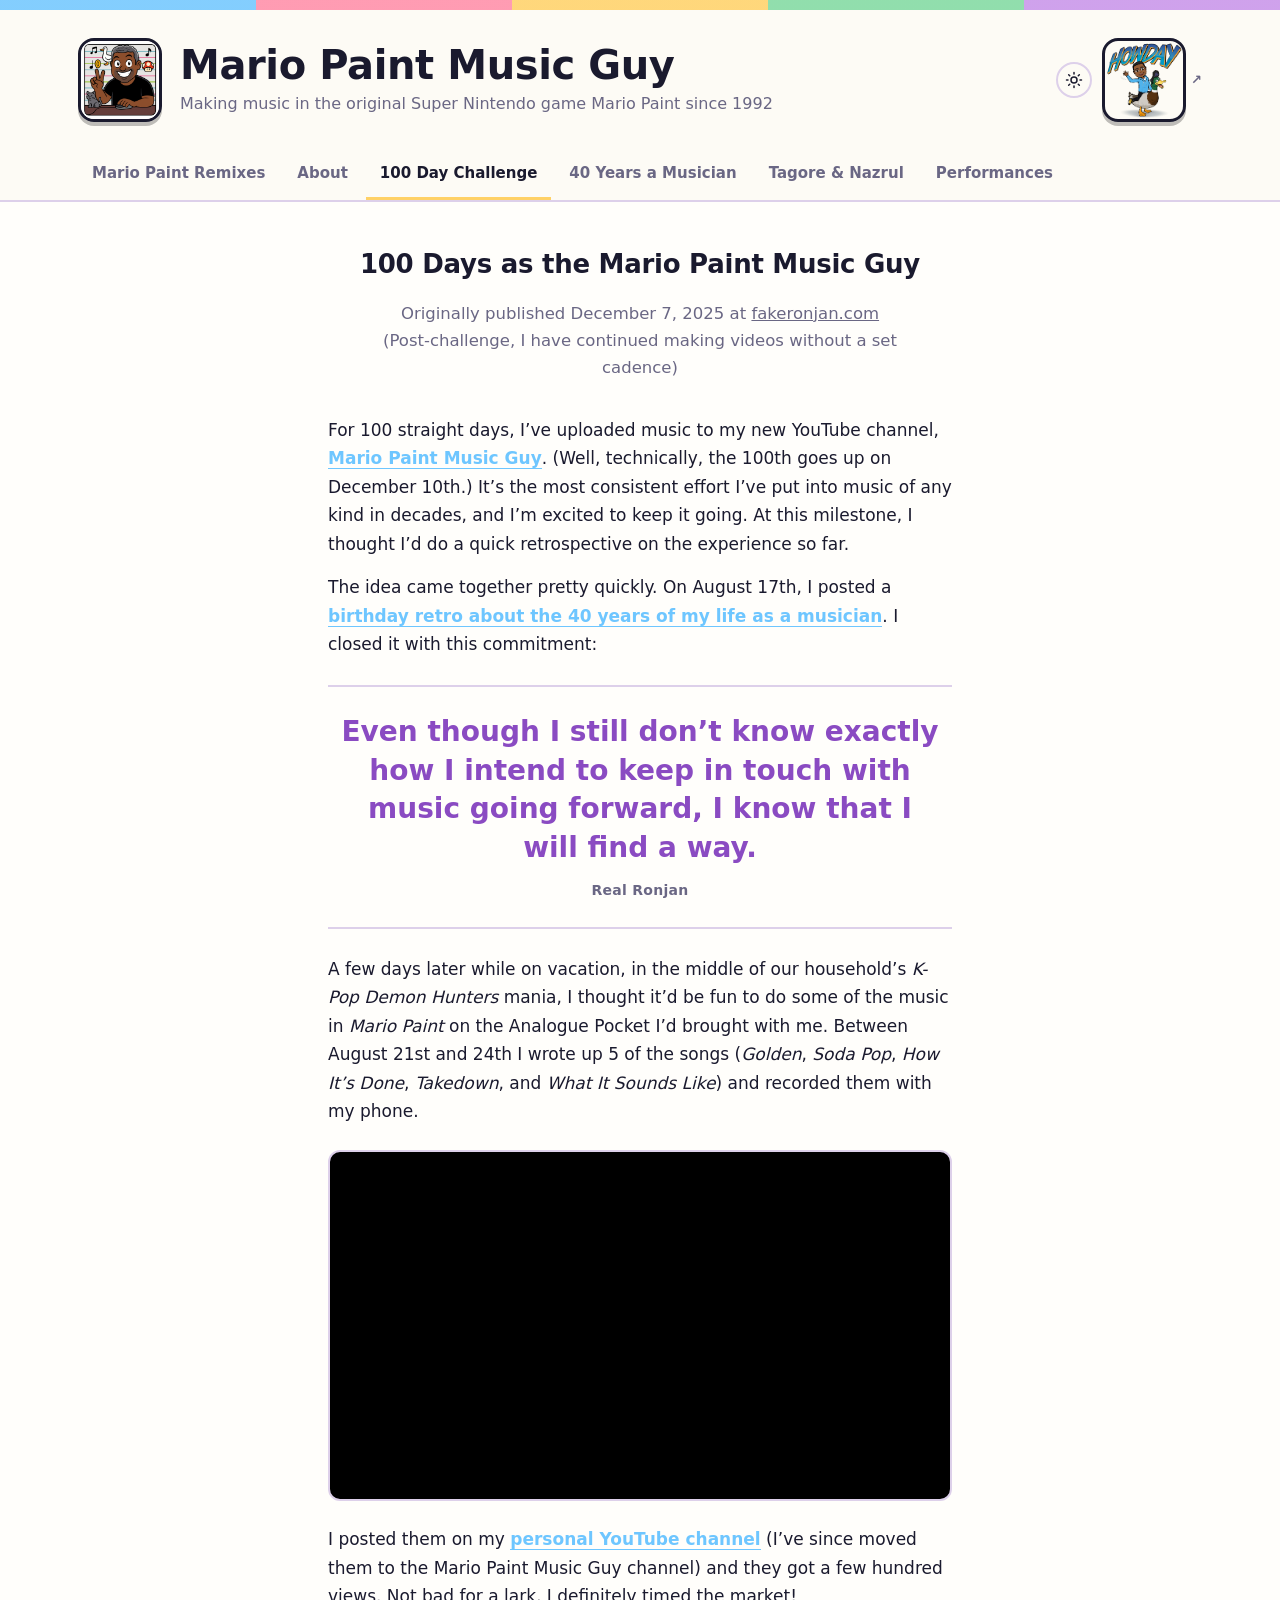
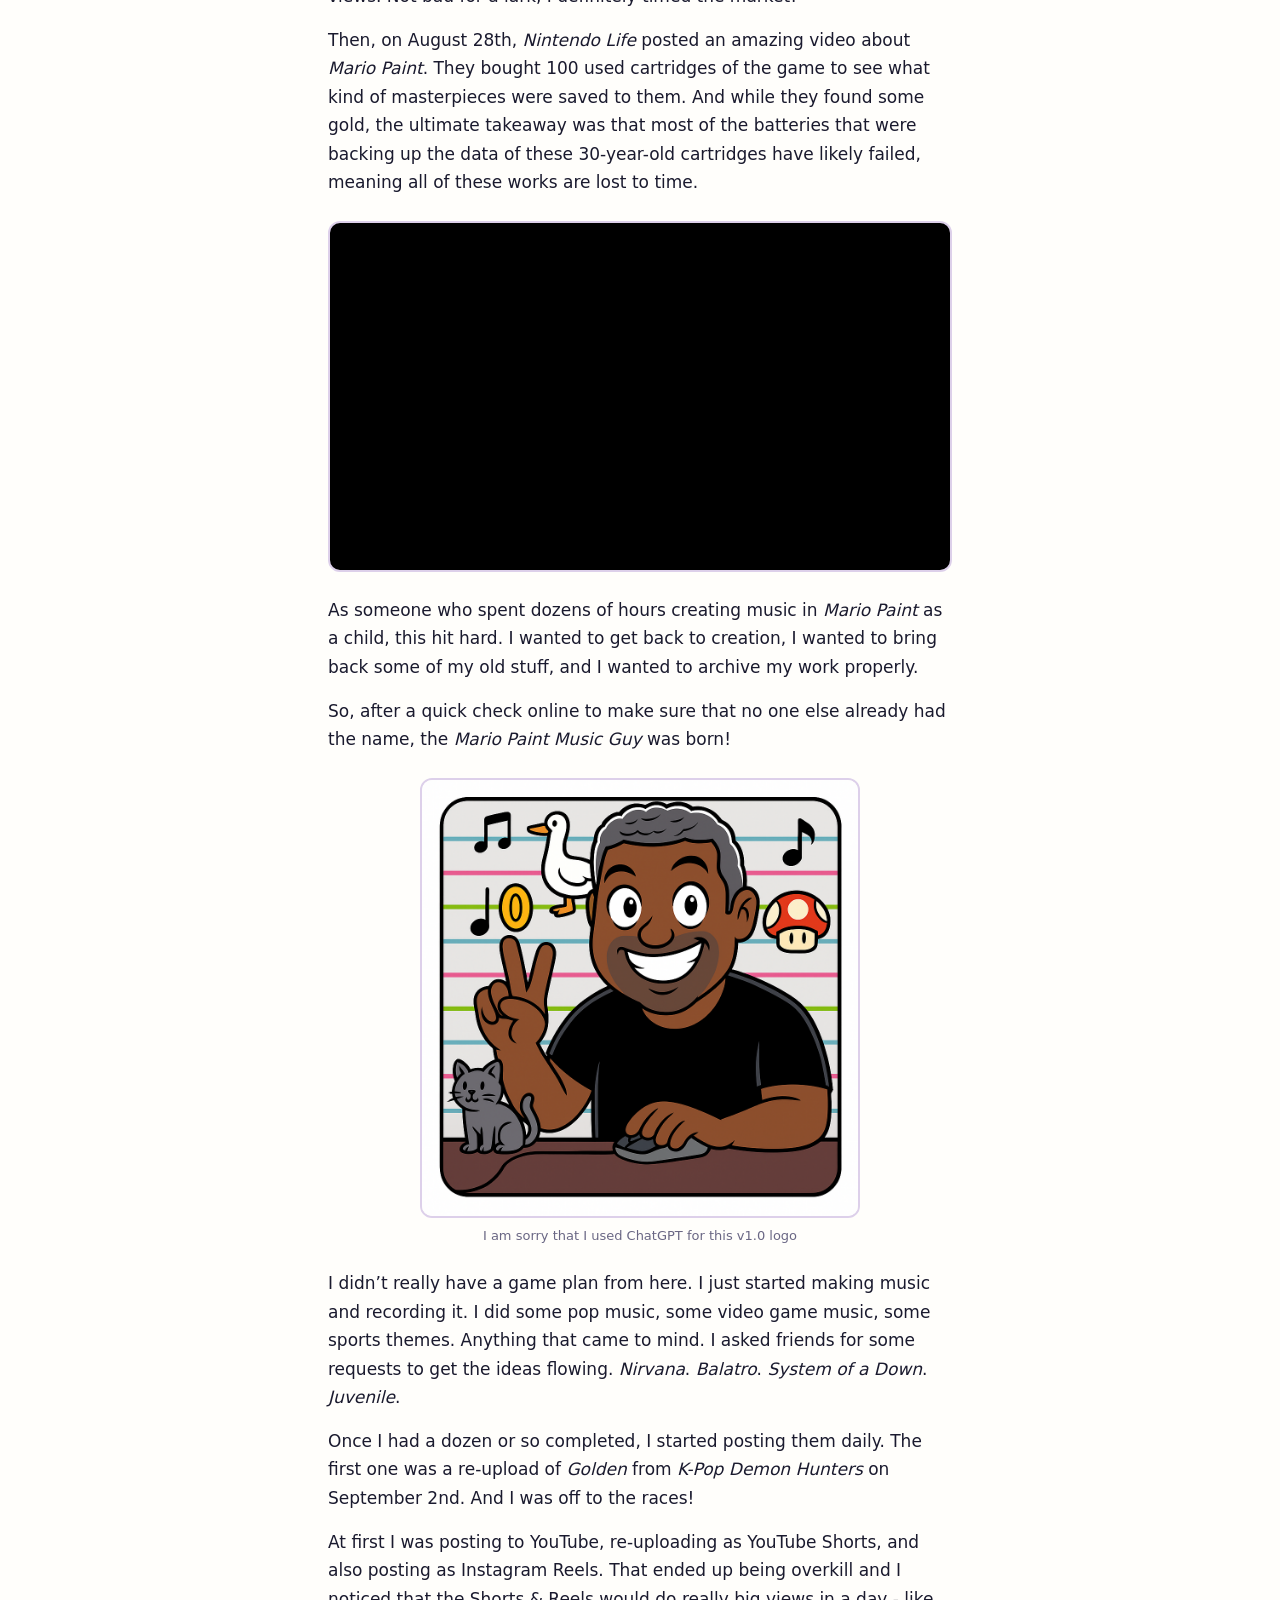
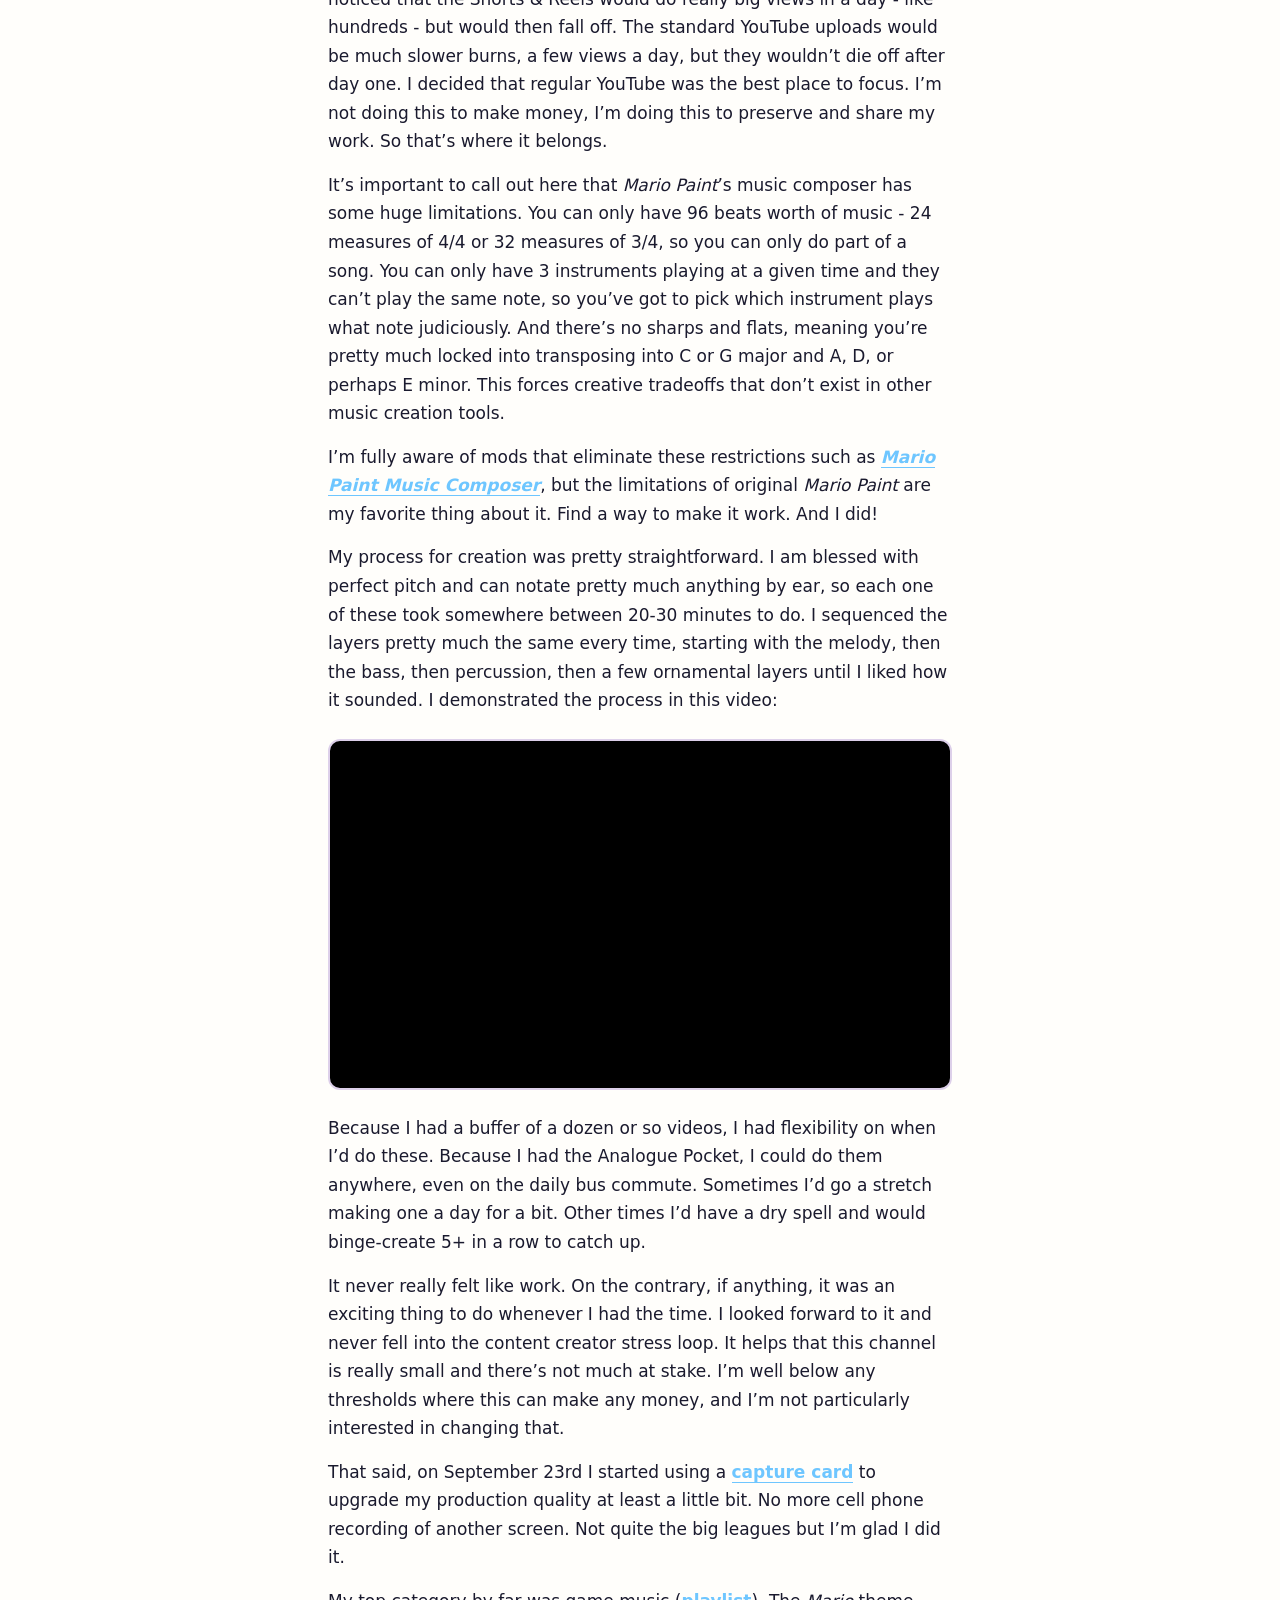
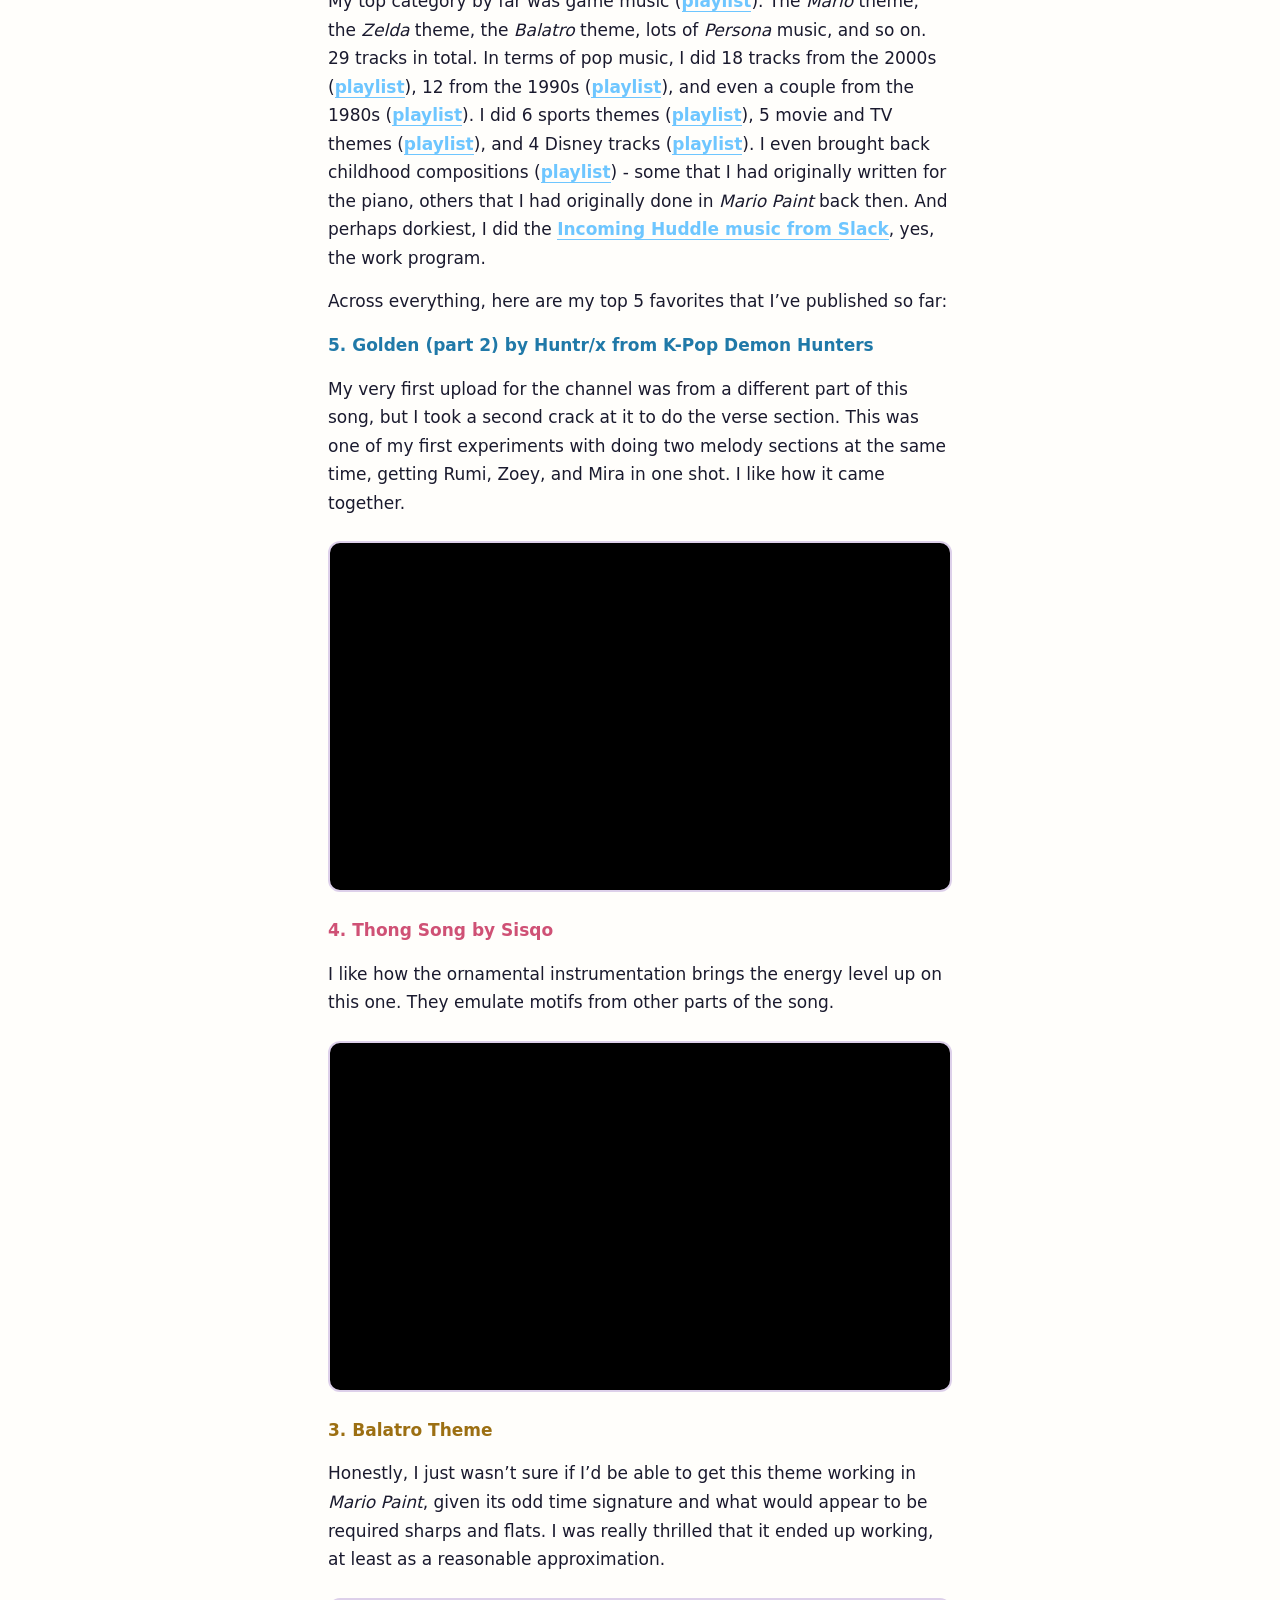
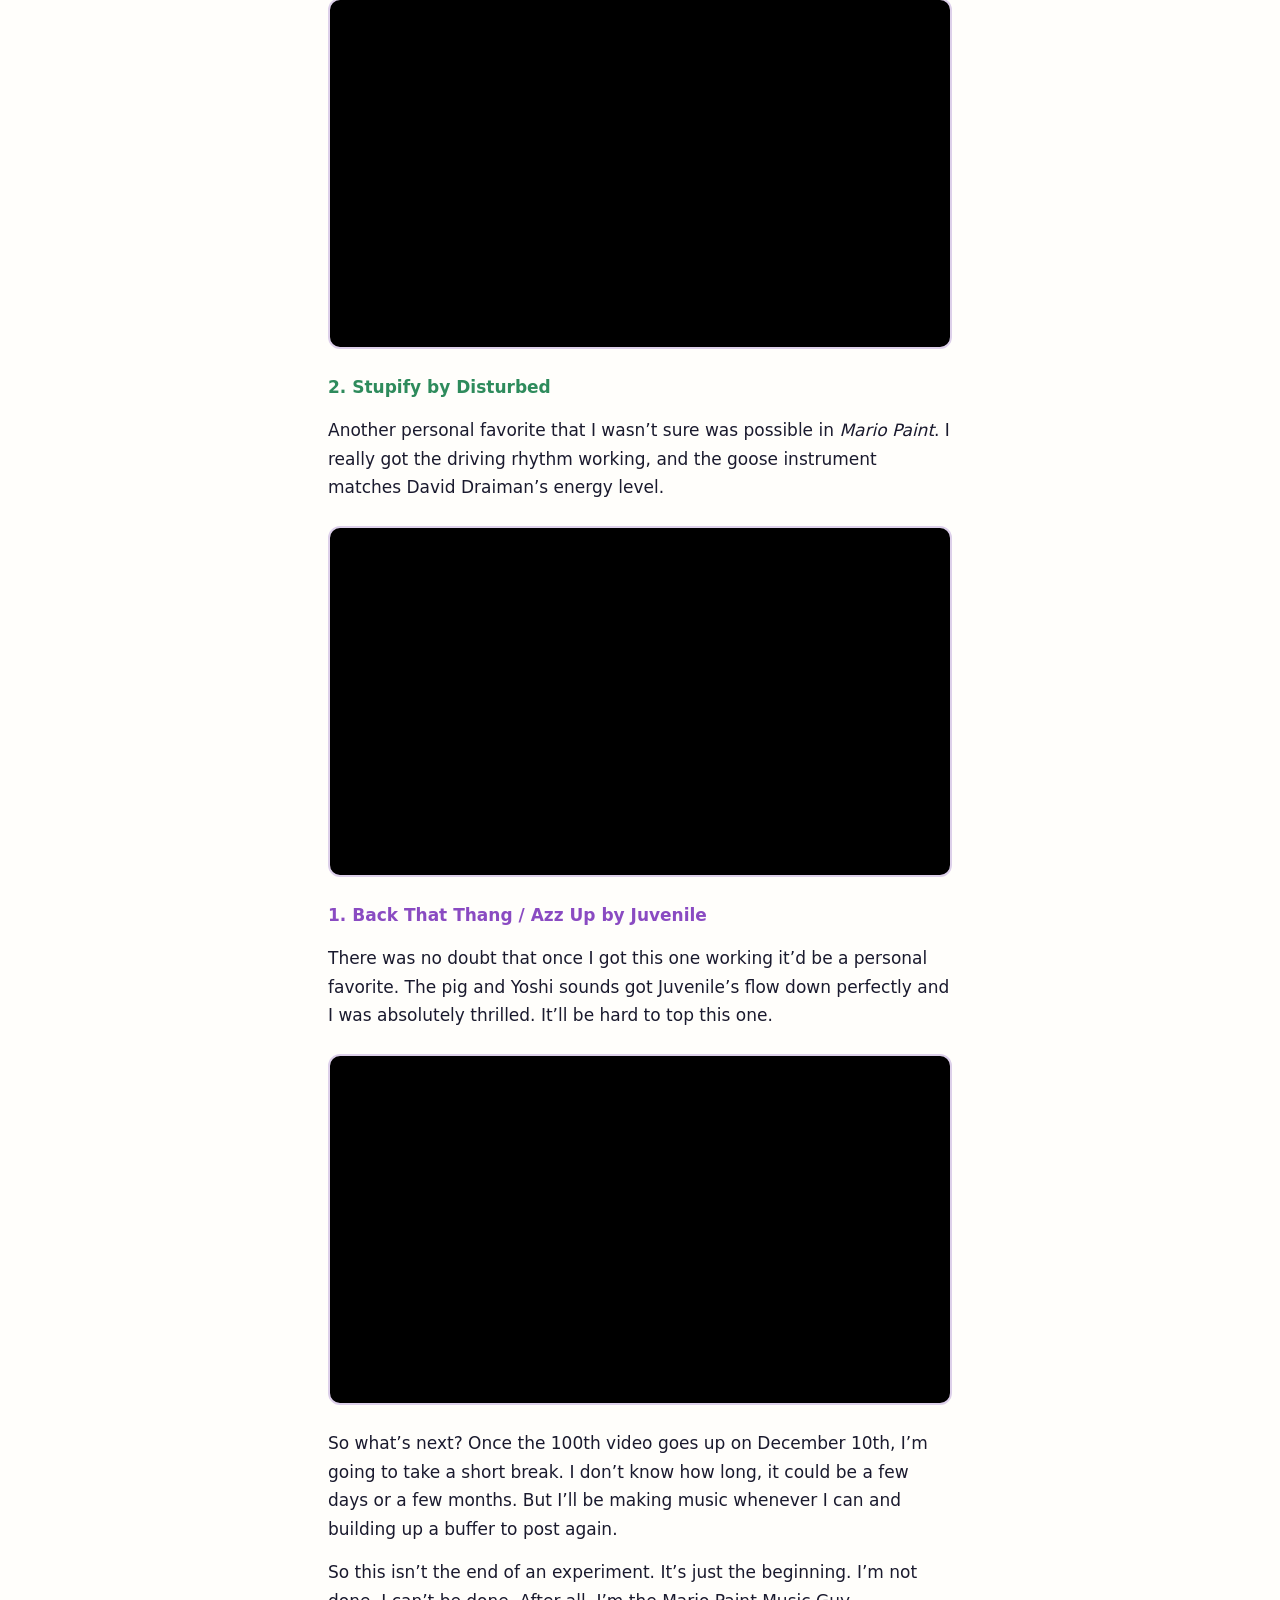
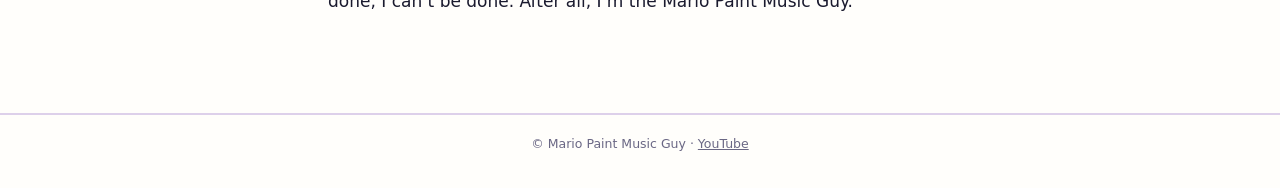
<file: 100-days.html>
<!doctype html>
<html lang="en">
<head>
<meta charset="utf-8">
<meta name="viewport" content="width=device-width, initial-scale=1">
<title>100 Days as the Mario Paint Music Guy</title>
<link rel="stylesheet" href="style.css?v=1795791470">
<script>
(function () {
  var saved = localStorage.getItem("theme");
  if (saved === "light" || saved === "dark") {
    document.documentElement.dataset.theme = saved;
  }
})();
</script>
</head>
<body>
<header>
  <div class="staffband"></div>
  <div class="wrap head-inner">
    <img class="avatar" src="./avatar.png" alt="Mario Paint Music Guy">
    <div class="brand">
      <h1>Mario Paint Music Guy</h1>
      <p class="tagline">Making music in the original Super Nintendo game Mario Paint since 1992</p>
    </div>
    <div class="controls-group">
      <button id="themeToggle" class="theme-toggle" aria-label="Toggle light and dark mode" type="button">
      <svg class="icon-sun" viewBox="0 0 24 24" width="18" height="18" fill="none" stroke="currentColor" stroke-width="2" stroke-linecap="round"><circle cx="12" cy="12" r="4"/><path d="M12 2v2M12 20v2M4.9 4.9l1.4 1.4M17.7 17.7l1.4 1.4M2 12h2M20 12h2M4.9 19.1l1.4-1.4M17.7 6.3l1.4-1.4"/></svg>
      <svg class="icon-moon" viewBox="0 0 24 24" width="18" height="18" fill="none" stroke="currentColor" stroke-width="2" stroke-linecap="round" stroke-linejoin="round"><path d="M21 12.8A9 9 0 1 1 11.2 3a7 7 0 0 0 9.8 9.8z"/></svg>
    </button>
      <a class="fakeronjan-link" href="https://fakeronjan.com/" title="fakeronjan.com" target="_blank" rel="noopener" aria-label="Visit fakeronjan.com">
      <img src="img/fakeronjan-avatar.webp" alt="">
      <span class="nav-arrow">&#8599;</span>
    </a>
    </div>
  </div>
  <div class="wrap"><nav class="tabs">
    <a class="tab" href="index.html">Mario Paint Remixes</a>
    <a class="tab" href="about.html">About</a>
    <a class="tab" href="100-days.html" aria-current="page">100 Day Challenge</a>
    <a class="tab" href="40-years-a-musician.html">40 Years a Musician</a>
    <a class="tab" href="tagore-nazrul.html">Tagore &amp; Nazrul</a>
    <a class="tab" href="performances.html">Performances</a>
  </nav></div>
</header>

<div class="wrap about">
  <p class="alead">100 Days as the Mario Paint Music Guy</p>
  <p class="aintro">Originally published December 7, 2025 at <a href="https://fakeronjan.com/blog/fr-100-days-as-the-mario-paint-music-guy/">fakeronjan.com</a><br>(Post-challenge, I have continued making videos without a set cadence)</p>

  <section class="chapter" style="border-top:0;padding-top:0">
  <p>For 100 straight days, I’ve uploaded music to my new YouTube channel, <a target="_blank" rel="noopener" href="https://www.youtube.com/@mariopaintmusicguy">Mario Paint Music Guy</a>. (Well, technically, the 100th goes up on December 10th.) It’s the most consistent effort I’ve put into music of any kind in decades, and I’m excited to keep it going. At this milestone, I thought I’d do a quick retrospective on the experience so far.</p>
  <p>The idea came together pretty quickly. On August 17th, I posted a <a href="40-years-a-musician.html">birthday retro about the 40 years of my life as a musician</a>. I closed it with this commitment:</p>
  <blockquote class="big">
  Even though I still don’t know exactly how I intend to keep in touch with music going forward, I know that I will find a way.
  <cite>Real Ronjan</cite>
  </blockquote>
  <p>A few days later while on vacation, in the middle of our household’s <em>K-Pop Demon Hunters</em> mania, I thought it’d be fun to do some of the music in <em>Mario Paint</em> on the Analogue Pocket I’d brought with me. Between August 21st and 24th I wrote up 5 of the songs (<em>Golden</em>, <em>Soda Pop</em>, <em>How It’s Done</em>, <em>Takedown</em>, and <em>What It Sounds Like</em>) and recorded them with my phone.</p>
  <div class="video-embed">
  <iframe src="https://www.youtube-nocookie.com/embed/4ZWilVUmlLQ" allow="accelerometer; autoplay; clipboard-write; encrypted-media; gyroscope; picture-in-picture" allowfullscreen loading="lazy"></iframe>
  </div>
  <p>I posted them on my <a target="_blank" rel="noopener" href="https://www.youtube.com/@fakeronjan">personal YouTube channel</a> (I’ve since moved them to the Mario Paint Music Guy channel) and they got a few hundred views. Not bad for a lark, I definitely timed the market!</p>
  <p>Then, on August 28th, <em>Nintendo Life</em> posted an amazing video about <em>Mario Paint</em>. They bought 100 used cartridges of the game to see what kind of masterpieces were saved to them. And while they found some gold, the ultimate takeaway was that most of the batteries that were backing up the data of these 30-year-old cartridges have likely failed, meaning all of these works are lost to time.</p>
  <div class="video-embed">
  <iframe src="https://www.youtube-nocookie.com/embed/aHuQZVtzdIo" allow="accelerometer; autoplay; clipboard-write; encrypted-media; gyroscope; picture-in-picture" allowfullscreen loading="lazy"></iframe>
  </div>
  <p>As someone who spent dozens of hours creating music in <em>Mario Paint</em> as a child, this hit hard. I wanted to get back to creation, I wanted to bring back some of my old stuff, and I wanted to archive my work properly.</p>
  <p>So, after a quick check online to make sure that no one else already had the name, the <em>Mario Paint Music Guy</em> was born!</p>
  <figure>
  <img src="img/100-days/logo-channel-pic.webp" alt="I am sorry that I used ChatGPT for this v1.0 logo" loading="lazy">
  <figcaption>I am sorry that I used ChatGPT for this v1.0 logo</figcaption>
  </figure>
  <p>I didn’t really have a game plan from here. I just started making music and recording it. I did some pop music, some video game music, some sports themes. Anything that came to mind. I asked friends for some requests to get the ideas flowing. <em>Nirvana</em>. <em>Balatro</em>. <em>System of a Down</em>. <em>Juvenile</em>.</p>
  <p>Once I had a dozen or so completed, I started posting them daily. The first one was a re-upload of <em>Golden</em> from <em>K-Pop Demon Hunters</em> on September 2nd. And I was off to the races!</p>
  <p>At first I was posting to YouTube, re-uploading as YouTube Shorts, and also posting as Instagram Reels. That ended up being overkill and I noticed that the Shorts &amp; Reels would do really big views in a day - like hundreds - but would then fall off. The standard YouTube uploads would be much slower burns, a few views a day, but they wouldn’t die off after day one. I decided that regular YouTube was the best place to focus. I’m not doing this to make money, I’m doing this to preserve and share my work. So that’s where it belongs.</p>
  <p>It’s important to call out here that <em>Mario Paint</em>’s music composer has some huge limitations. You can only have 96 beats worth of music - 24 measures of 4/4 or 32 measures of 3/4, so you can only do part of a song. You can only have 3 instruments playing at a given time and they can’t play the same note, so you’ve got to pick which instrument plays what note judiciously. And there’s no sharps and flats, meaning you’re pretty much locked into transposing into C or G major and A, D, or perhaps E minor. This forces creative tradeoffs that don’t exist in other music creation tools.</p>
  <p>I’m fully aware of mods that eliminate these restrictions such as <a target="_blank" rel="noopener" href="https://danielx.net/composer/"><em>Mario Paint Music Composer</em></a>, but the limitations of original <em>Mario Paint</em> are my favorite thing about it. Find a way to make it work. And I did!</p>
  <p>My process for creation was pretty straightforward. I am blessed with perfect pitch and can notate pretty much anything by ear, so each one of these took somewhere between 20-30 minutes to do. I sequenced the layers pretty much the same every time, starting with the melody, then the bass, then percussion, then a few ornamental layers until I liked how it sounded. I demonstrated the process in this video:</p>
  <div class="video-embed">
  <iframe src="https://www.youtube-nocookie.com/embed/NL6EQAy2Z1I" allow="accelerometer; autoplay; clipboard-write; encrypted-media; gyroscope; picture-in-picture" allowfullscreen loading="lazy"></iframe>
  </div>
  <p>Because I had a buffer of a dozen or so videos, I had flexibility on when I’d do these. Because I had the Analogue Pocket, I could do them anywhere, even on the daily bus commute. Sometimes I’d go a stretch making one a day for a bit. Other times I’d have a dry spell and would binge-create 5+ in a row to catch up.</p>
  <p>It never really felt like work. On the contrary, if anything, it was an exciting thing to do whenever I had the time. I looked forward to it and never fell into the content creator stress loop. It helps that this channel is really small and there’s not much at stake. I’m well below any thresholds where this can make any money, and I’m not particularly interested in changing that.</p>
  <p>That said, on September 23rd I started using a <a target="_blank" rel="noopener" href="https://www.elgato.com/us/en/p/game-capture-neo">capture card</a> to upgrade my production quality at least a little bit. No more cell phone recording of another screen. Not quite the big leagues but I’m glad I did it.</p>
  <p>My top category by far was game music (<a target="_blank" rel="noopener" href="https://www.youtube.com/playlist?list=PLbLpXee-8ZBtNtfNPHHD2D1qRhsVfUYX6">playlist</a>). The <em>Mario</em> theme, the <em>Zelda</em> theme, the <em>Balatro</em> theme, lots of <em>Persona</em> music, and so on. 29 tracks in total. In terms of pop music, I did 18 tracks from the 2000s (<a target="_blank" rel="noopener" href="https://www.youtube.com/playlist?list=PLbLpXee-8ZBt4iRv32ATIORSVO7ZWeaCt">playlist</a>), 12 from the 1990s (<a target="_blank" rel="noopener" href="https://www.youtube.com/playlist?list=PLbLpXee-8ZBtit109CBYfYEhFgUaCgPk6">playlist</a>), and even a couple from the 1980s (<a target="_blank" rel="noopener" href="https://www.youtube.com/playlist?list=PLbLpXee-8ZBvOBC-cSlfrgD71X-3C1QAc">playlist</a>). I did 6 sports themes (<a target="_blank" rel="noopener" href="https://www.youtube.com/playlist?list=PLbLpXee-8ZBvGeCxG15oX6dMUE9OB5T1j">playlist</a>), 5 movie and TV themes (<a target="_blank" rel="noopener" href="https://www.youtube.com/playlist?list=PLbLpXee-8ZBsn_Bd2igcNAQ5oJ1xLjef0">playlist</a>), and 4 Disney tracks (<a target="_blank" rel="noopener" href="https://www.youtube.com/playlist?list=PLbLpXee-8ZBvkfzbAMAERMDHTmO5rNhh2">playlist</a>). I even brought back childhood compositions (<a target="_blank" rel="noopener" href="https://www.youtube.com/playlist?list=PLbLpXee-8ZBssiYT4EPdsQFce93cc9yRA">playlist</a>) - some that I had originally written for the piano, others that I had originally done in <em>Mario Paint</em> back then. And perhaps dorkiest, I did the <a target="_blank" rel="noopener" href="https://www.youtube.com/watch?v=JKsizTyfxZk">Incoming Huddle music from Slack</a>, yes, the work program.</p>
  <p>Across everything, here are my top 5 favorites that I’ve published so far:</p>
  <p class="nc-blue"><strong>5. Golden (part 2) by Huntr/x from K-Pop Demon Hunters</strong></p>
  <p>My very first upload for the channel was from a different part of this song, but I took a second crack at it to do the verse section. This was one of my first experiments with doing two melody sections at the same time, getting Rumi, Zoey, and Mira in one shot. I like how it came together.</p>
  <div class="video-embed">
  <iframe src="https://www.youtube-nocookie.com/embed/SF5gaCYobFs" allow="accelerometer; autoplay; clipboard-write; encrypted-media; gyroscope; picture-in-picture" allowfullscreen loading="lazy"></iframe>
  </div>
  <p class="nc-pink"><strong>4. Thong Song by Sisqo</strong></p>
  <p>I like how the ornamental instrumentation brings the energy level up on this one. They emulate motifs from other parts of the song.</p>
  <div class="video-embed">
  <iframe src="https://www.youtube-nocookie.com/embed/mmoADgTgreM" allow="accelerometer; autoplay; clipboard-write; encrypted-media; gyroscope; picture-in-picture" allowfullscreen loading="lazy"></iframe>
  </div>
  <p class="nc-gold"><strong>3. Balatro Theme</strong></p>
  <p>Honestly, I just wasn’t sure if I’d be able to get this theme working in <em>Mario Paint</em>, given its odd time signature and what would appear to be required sharps and flats. I was really thrilled that it ended up working, at least as a reasonable approximation.</p>
  <div class="video-embed">
  <iframe src="https://www.youtube-nocookie.com/embed/Vz_tdm-vJGY" allow="accelerometer; autoplay; clipboard-write; encrypted-media; gyroscope; picture-in-picture" allowfullscreen loading="lazy"></iframe>
  </div>
  <p class="nc-mint"><strong>2. Stupify by Disturbed</strong></p>
  <p>Another personal favorite that I wasn’t sure was possible in <em>Mario Paint</em>. I really got the driving rhythm working, and the goose instrument matches David Draiman’s energy level.</p>
  <div class="video-embed">
  <iframe src="https://www.youtube-nocookie.com/embed/S7_YqT8m7cQ" allow="accelerometer; autoplay; clipboard-write; encrypted-media; gyroscope; picture-in-picture" allowfullscreen loading="lazy"></iframe>
  </div>
  <p class="nc-purple"><strong>1. Back That Thang / Azz Up by Juvenile</strong></p>
  <p>There was no doubt that once I got this one working it’d be a personal favorite. The pig and Yoshi sounds got Juvenile’s flow down perfectly and I was absolutely thrilled. It’ll be hard to top this one.</p>
  <div class="video-embed">
  <iframe src="https://www.youtube-nocookie.com/embed/PQMScBLyL8s" allow="accelerometer; autoplay; clipboard-write; encrypted-media; gyroscope; picture-in-picture" allowfullscreen loading="lazy"></iframe>
  </div>
  <p>So what’s next? Once the 100th video goes up on December 10th, I’m going to take a short break. I don’t know how long, it could be a few days or a few months. But I’ll be making music whenever I can and building up a buffer to post again.</p>
  <p>So this isn’t the end of an experiment. It’s just the beginning. I’m not done, I can’t be done. After all, I’m the Mario Paint Music Guy.</p>
  </section>
</div>

<footer>&copy; Mario Paint Music Guy &middot; <a href="https://www.youtube.com/@MarioPaintMusicGuy" target="_blank" rel="noopener">YouTube</a></footer>
<script>
document.getElementById("themeToggle").addEventListener("click", function () {
  var current = document.documentElement.dataset.theme ||
    (window.matchMedia("(prefers-color-scheme: dark)").matches ? "dark" : "light");
  var next = current === "dark" ? "light" : "dark";
  document.documentElement.dataset.theme = next;
  localStorage.setItem("theme", next);
});
</script>
</body>
</html>
</file>
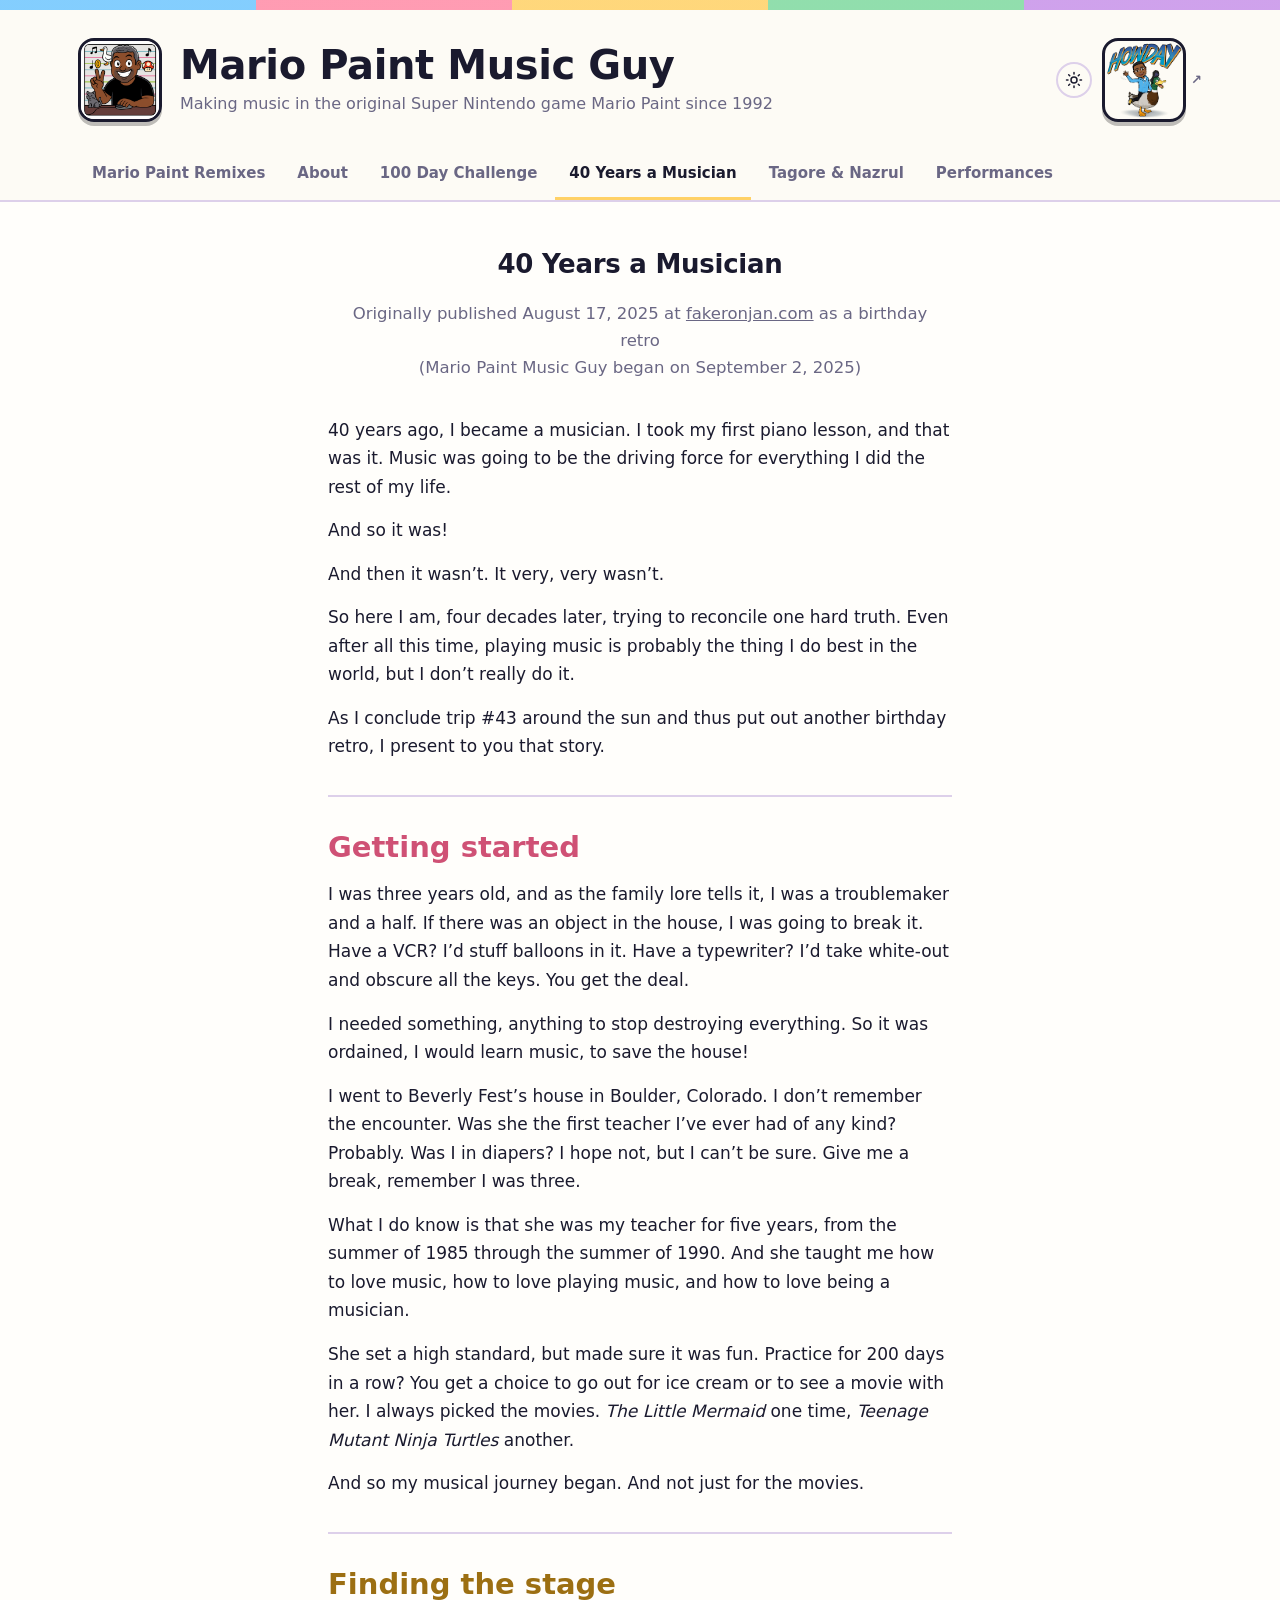
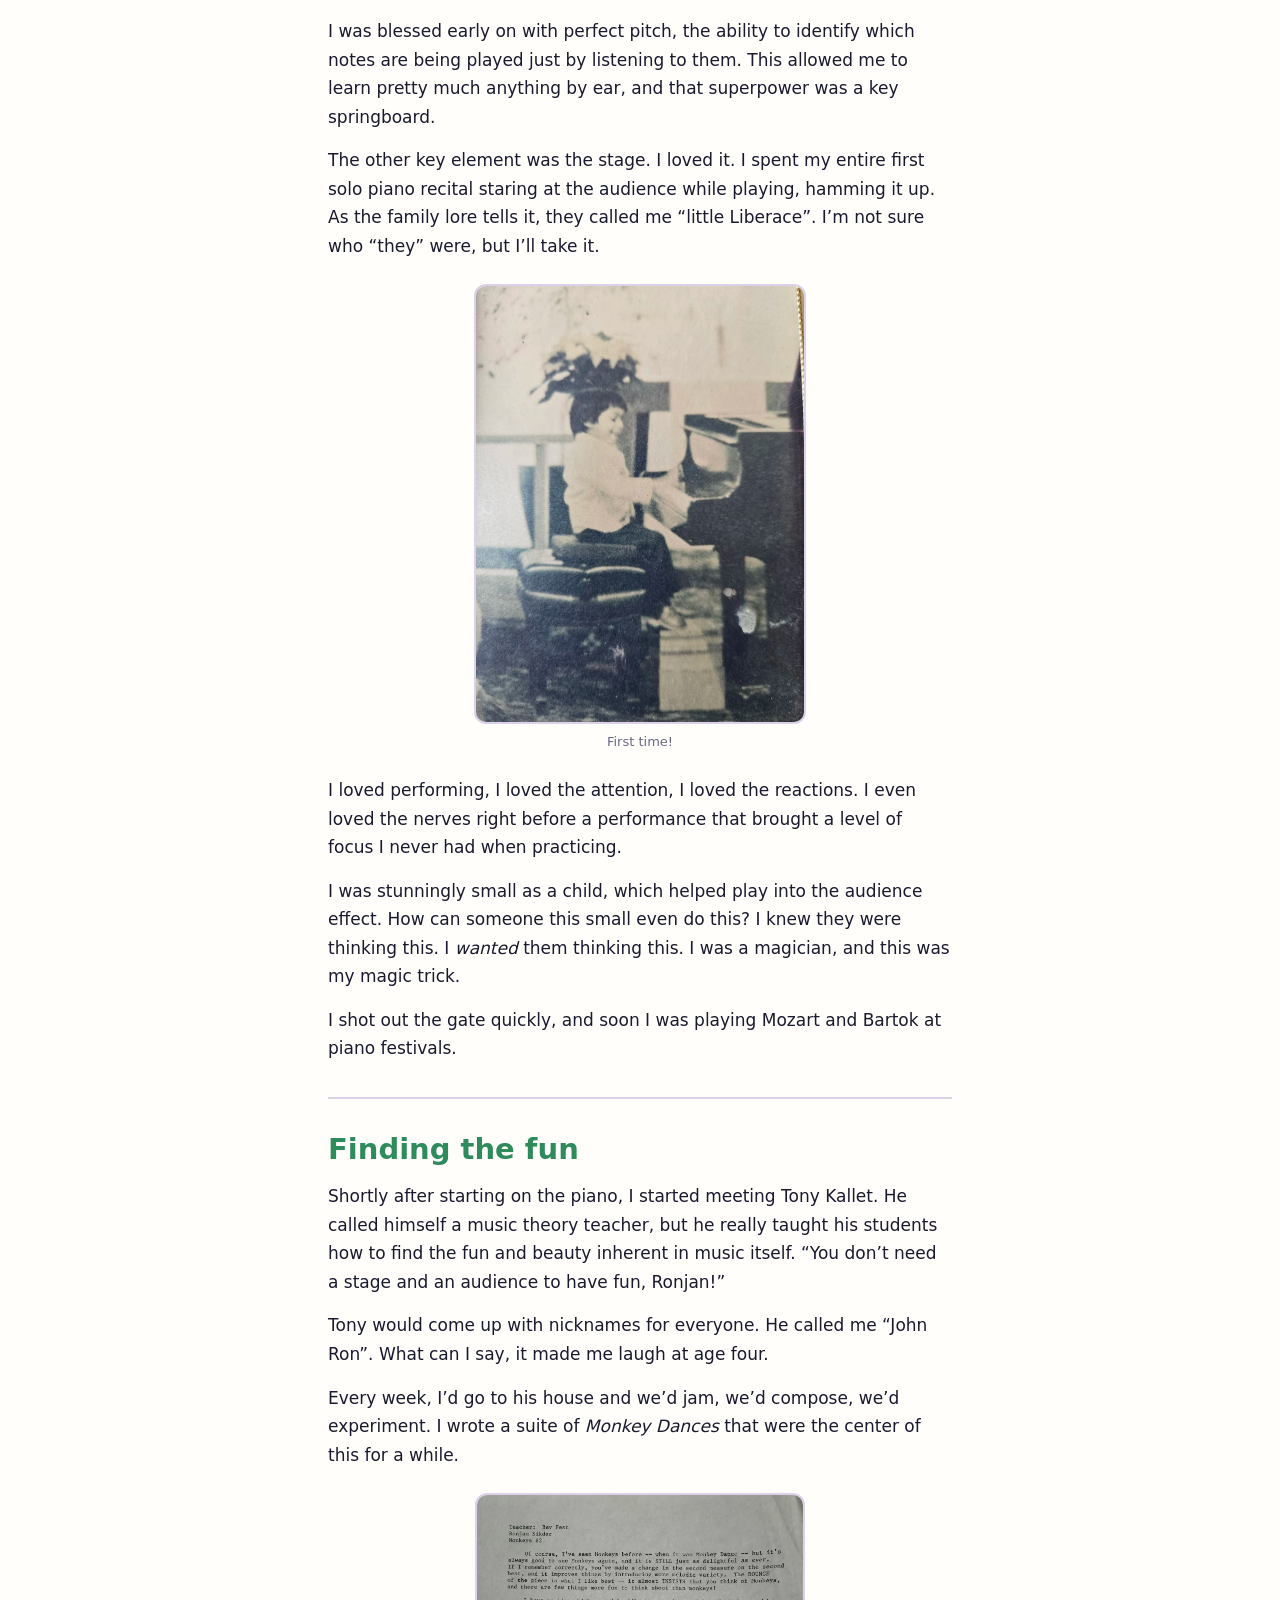
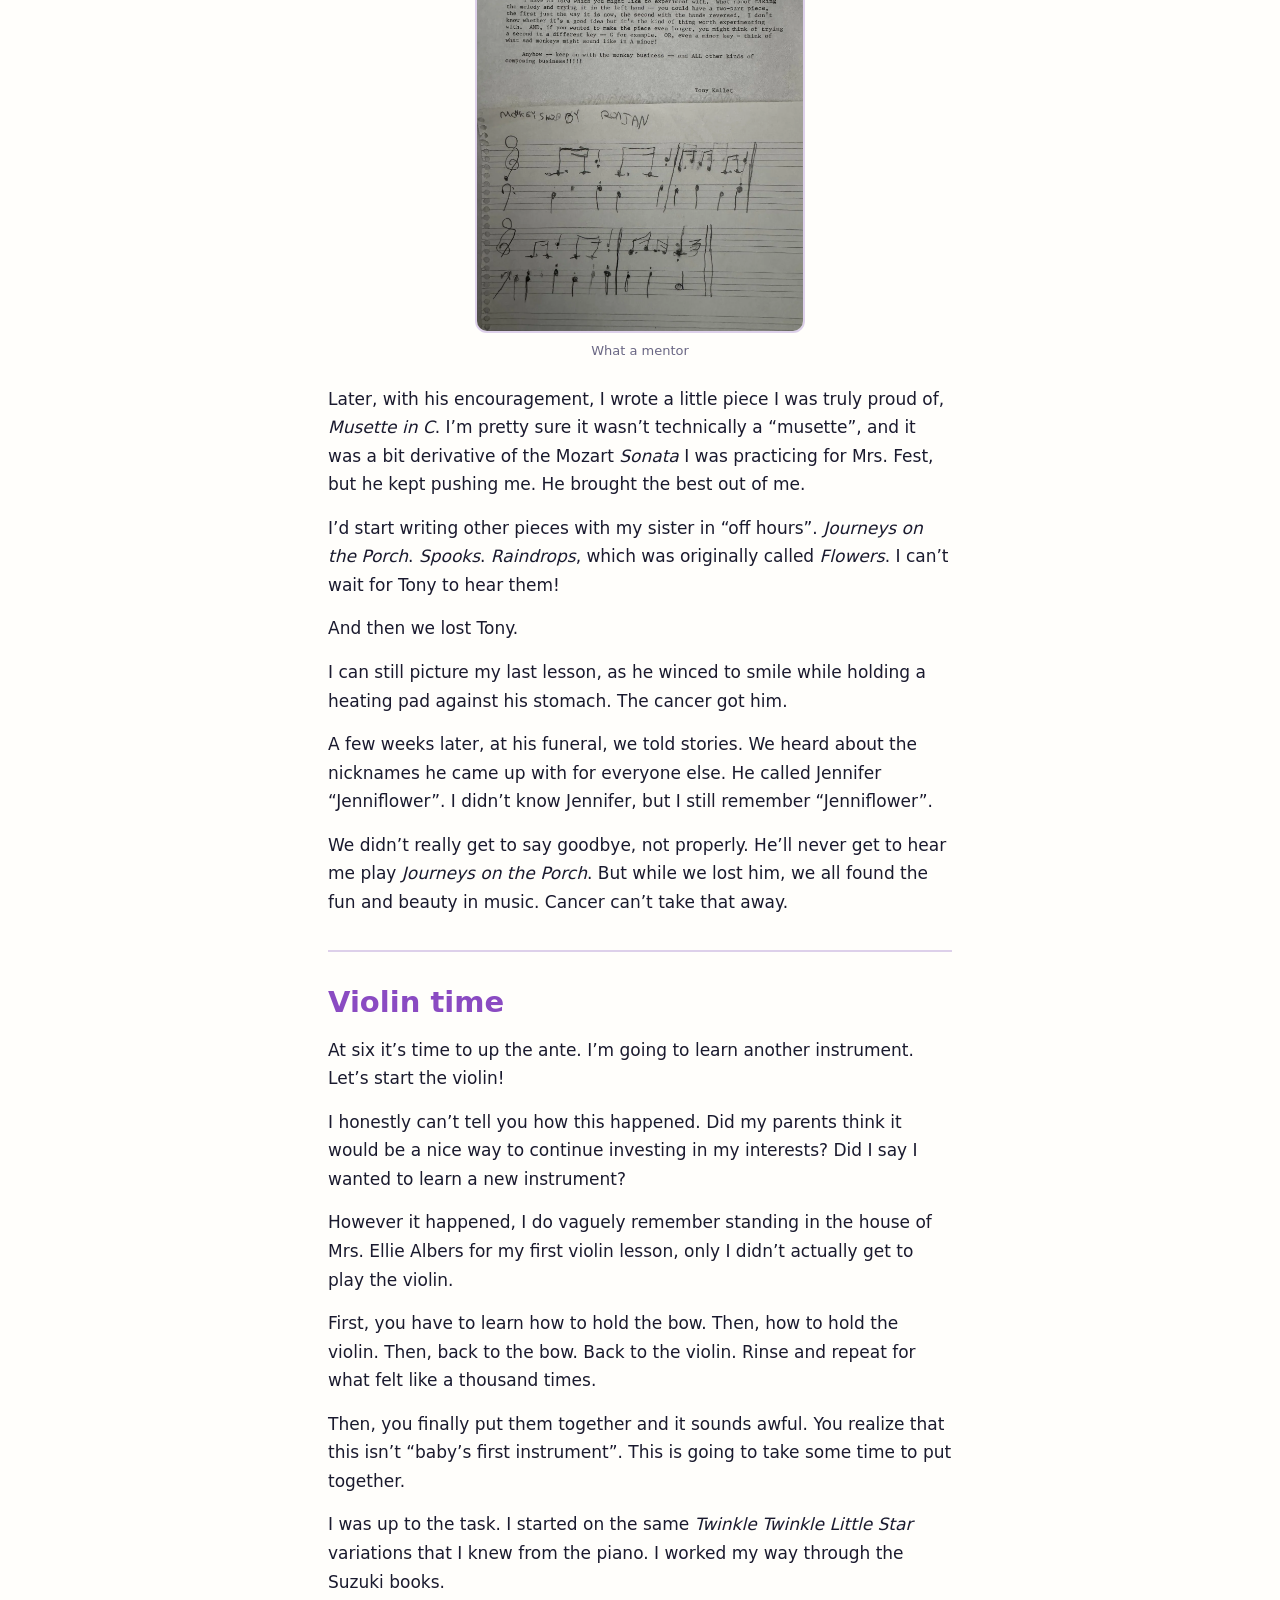
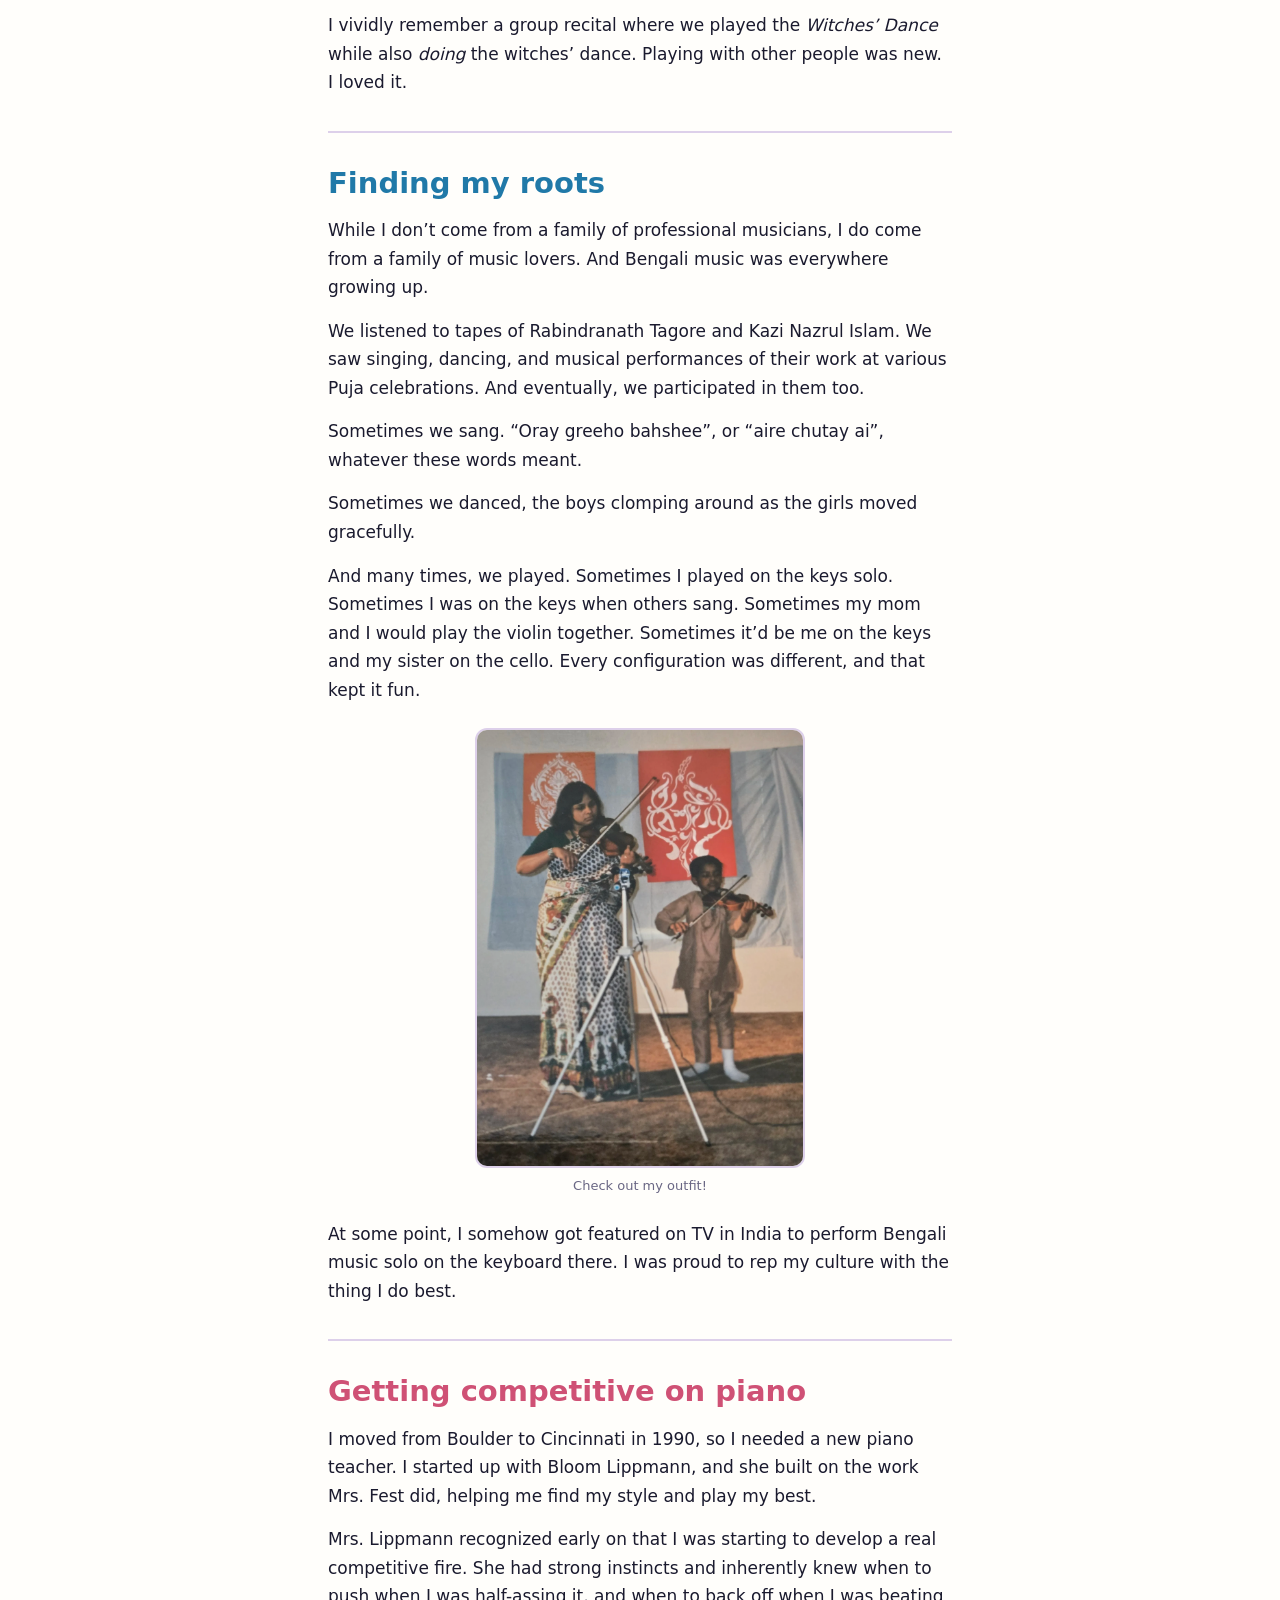
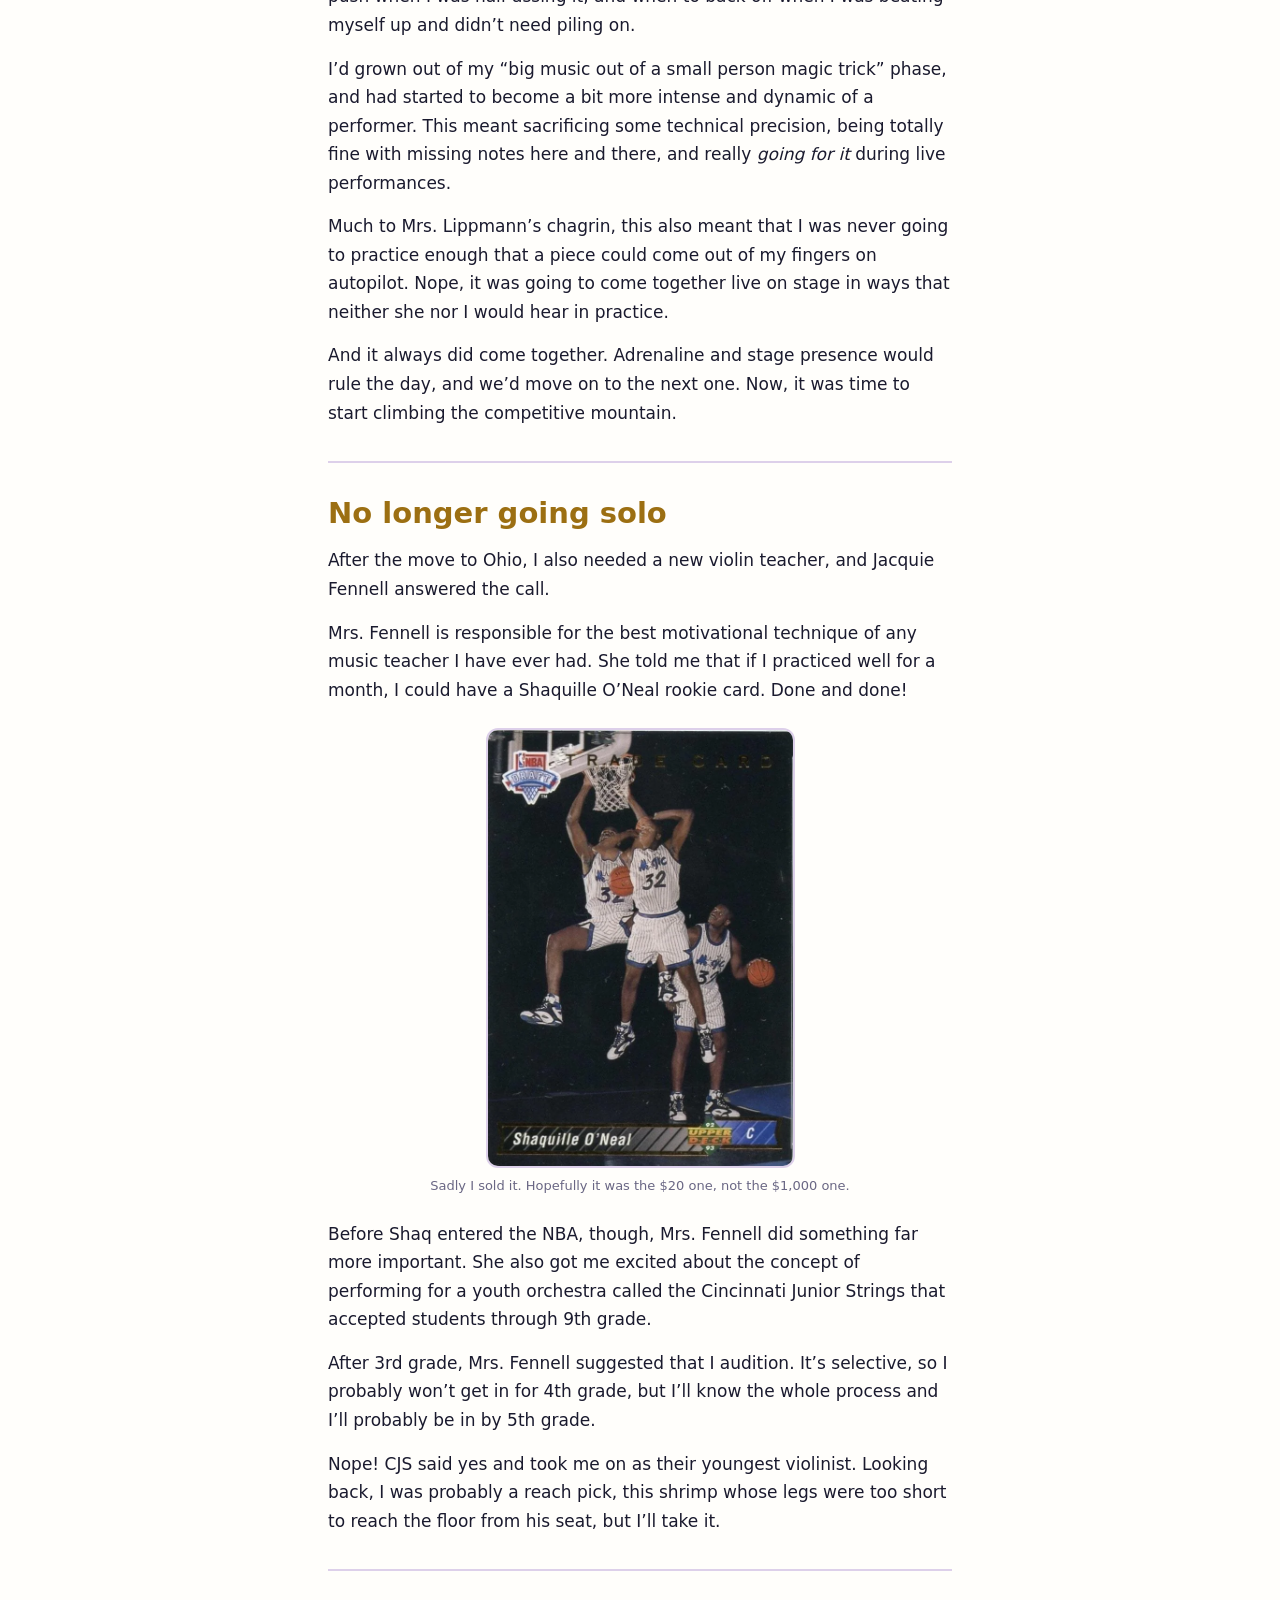
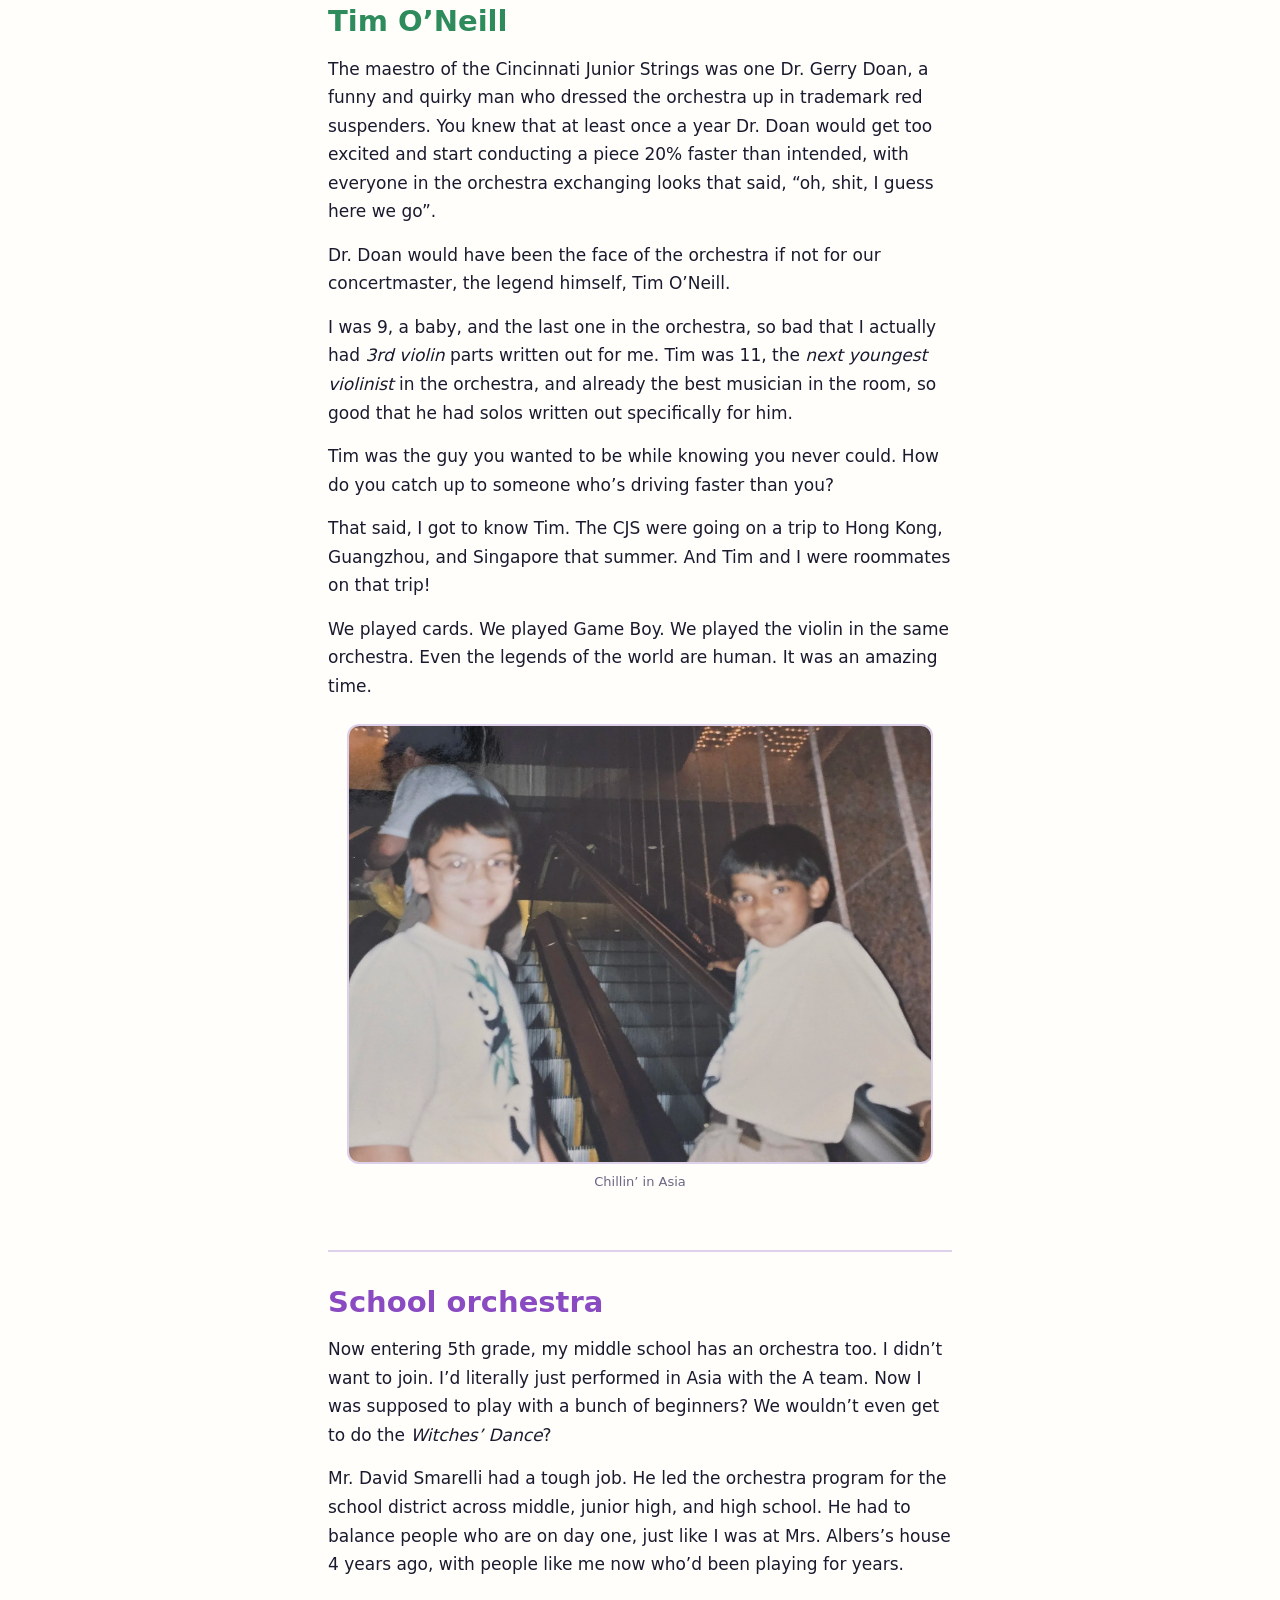
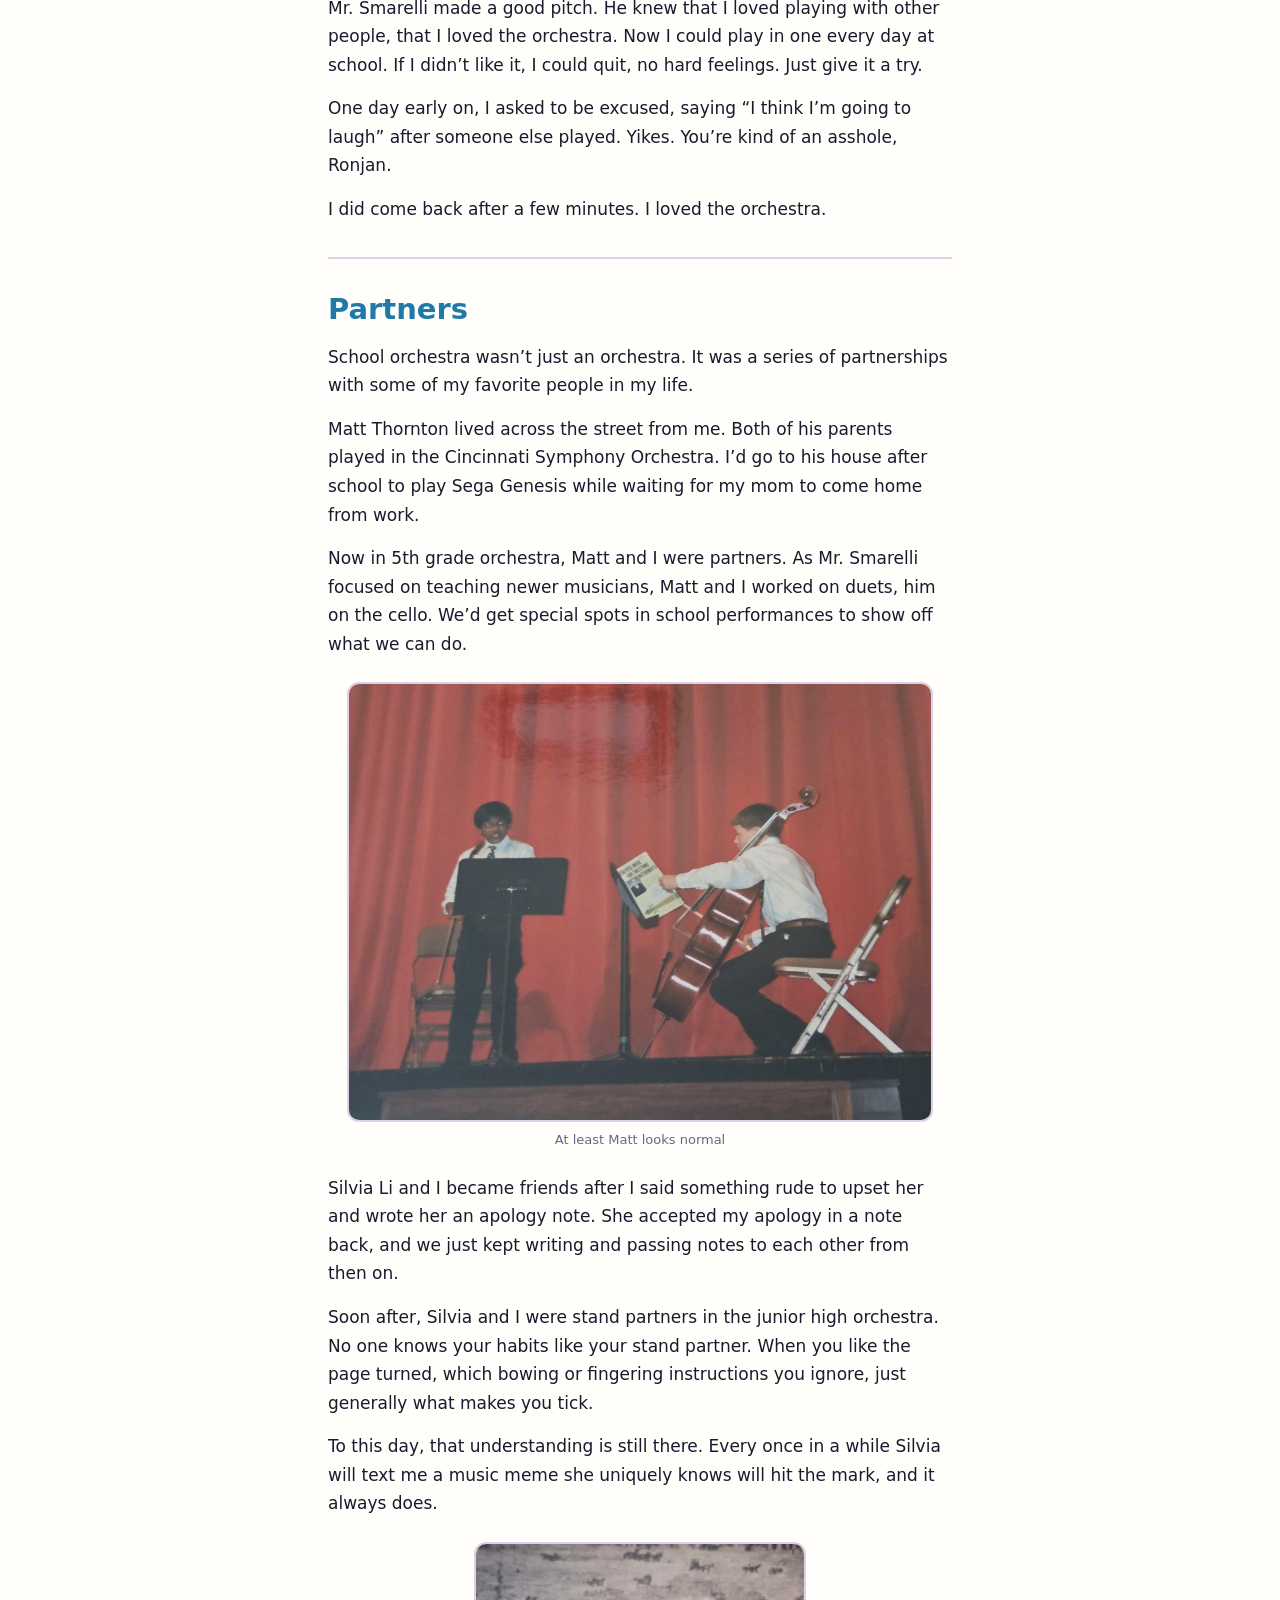
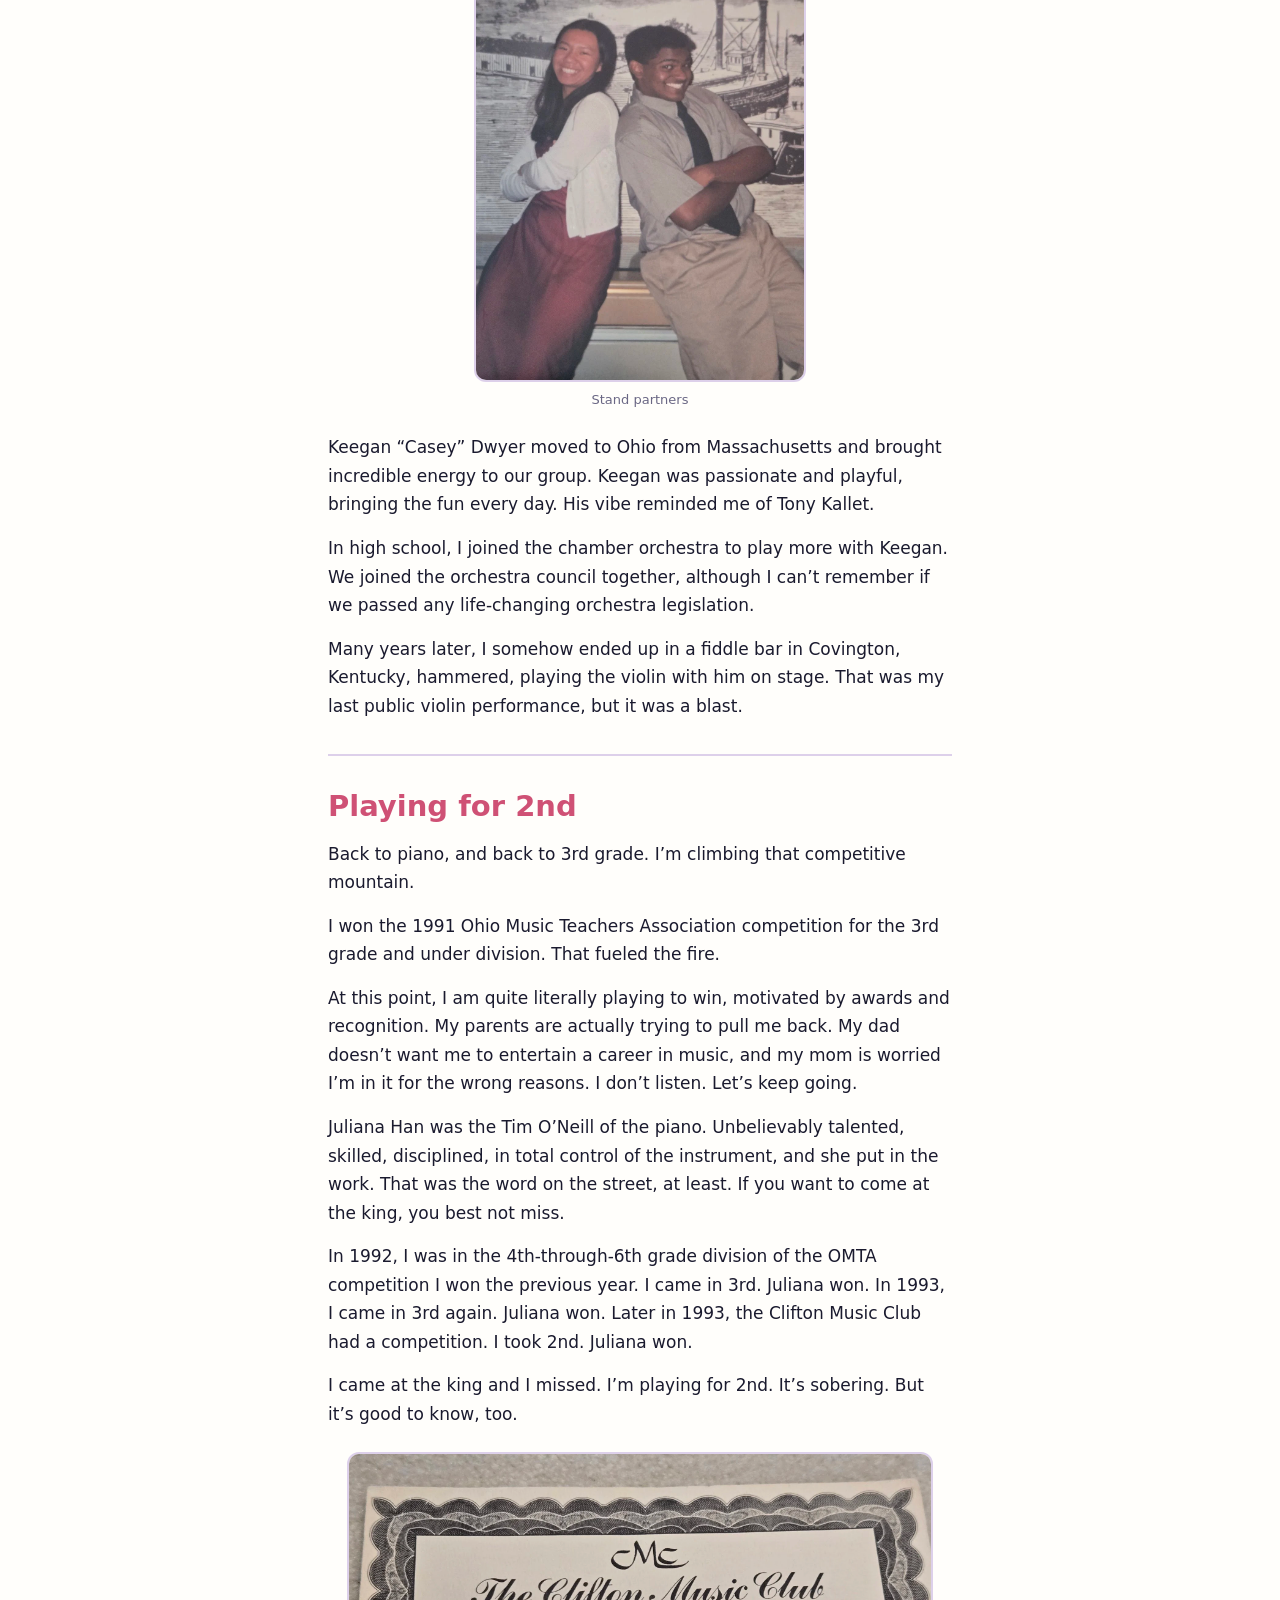
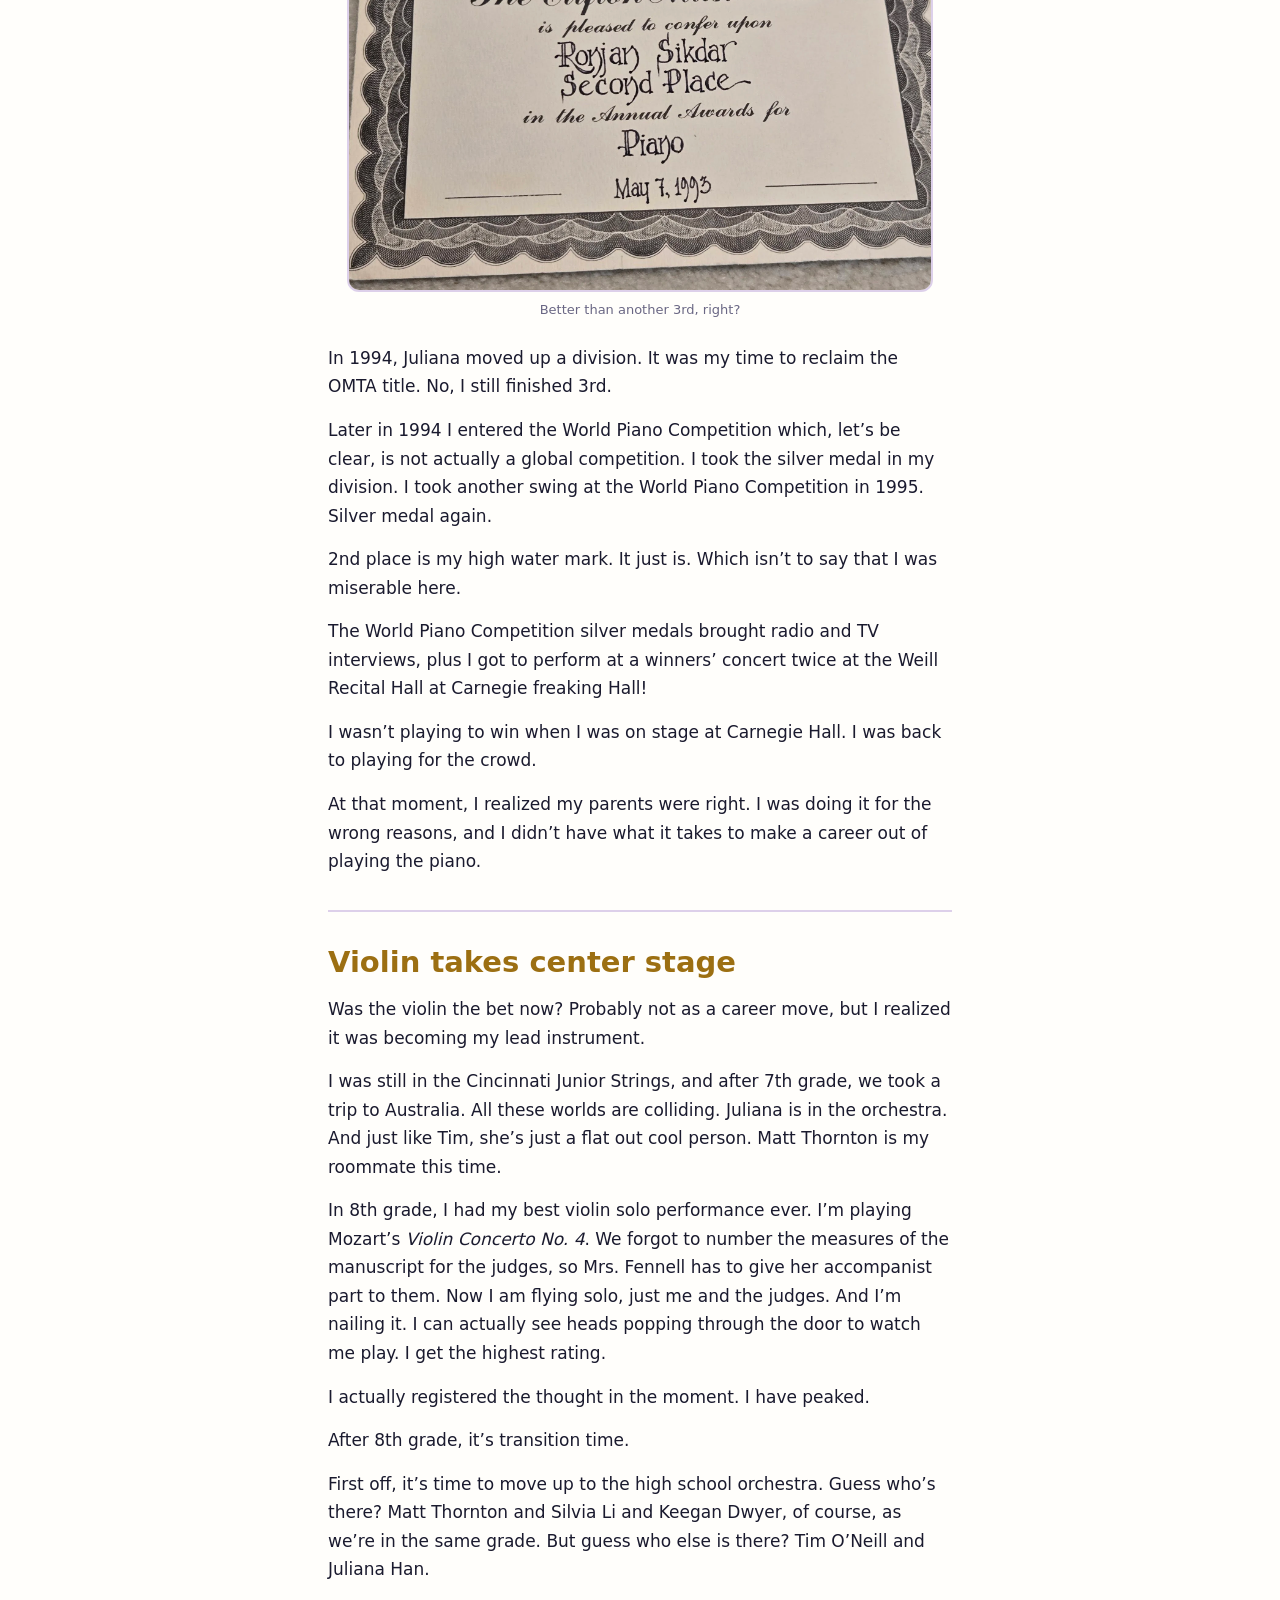
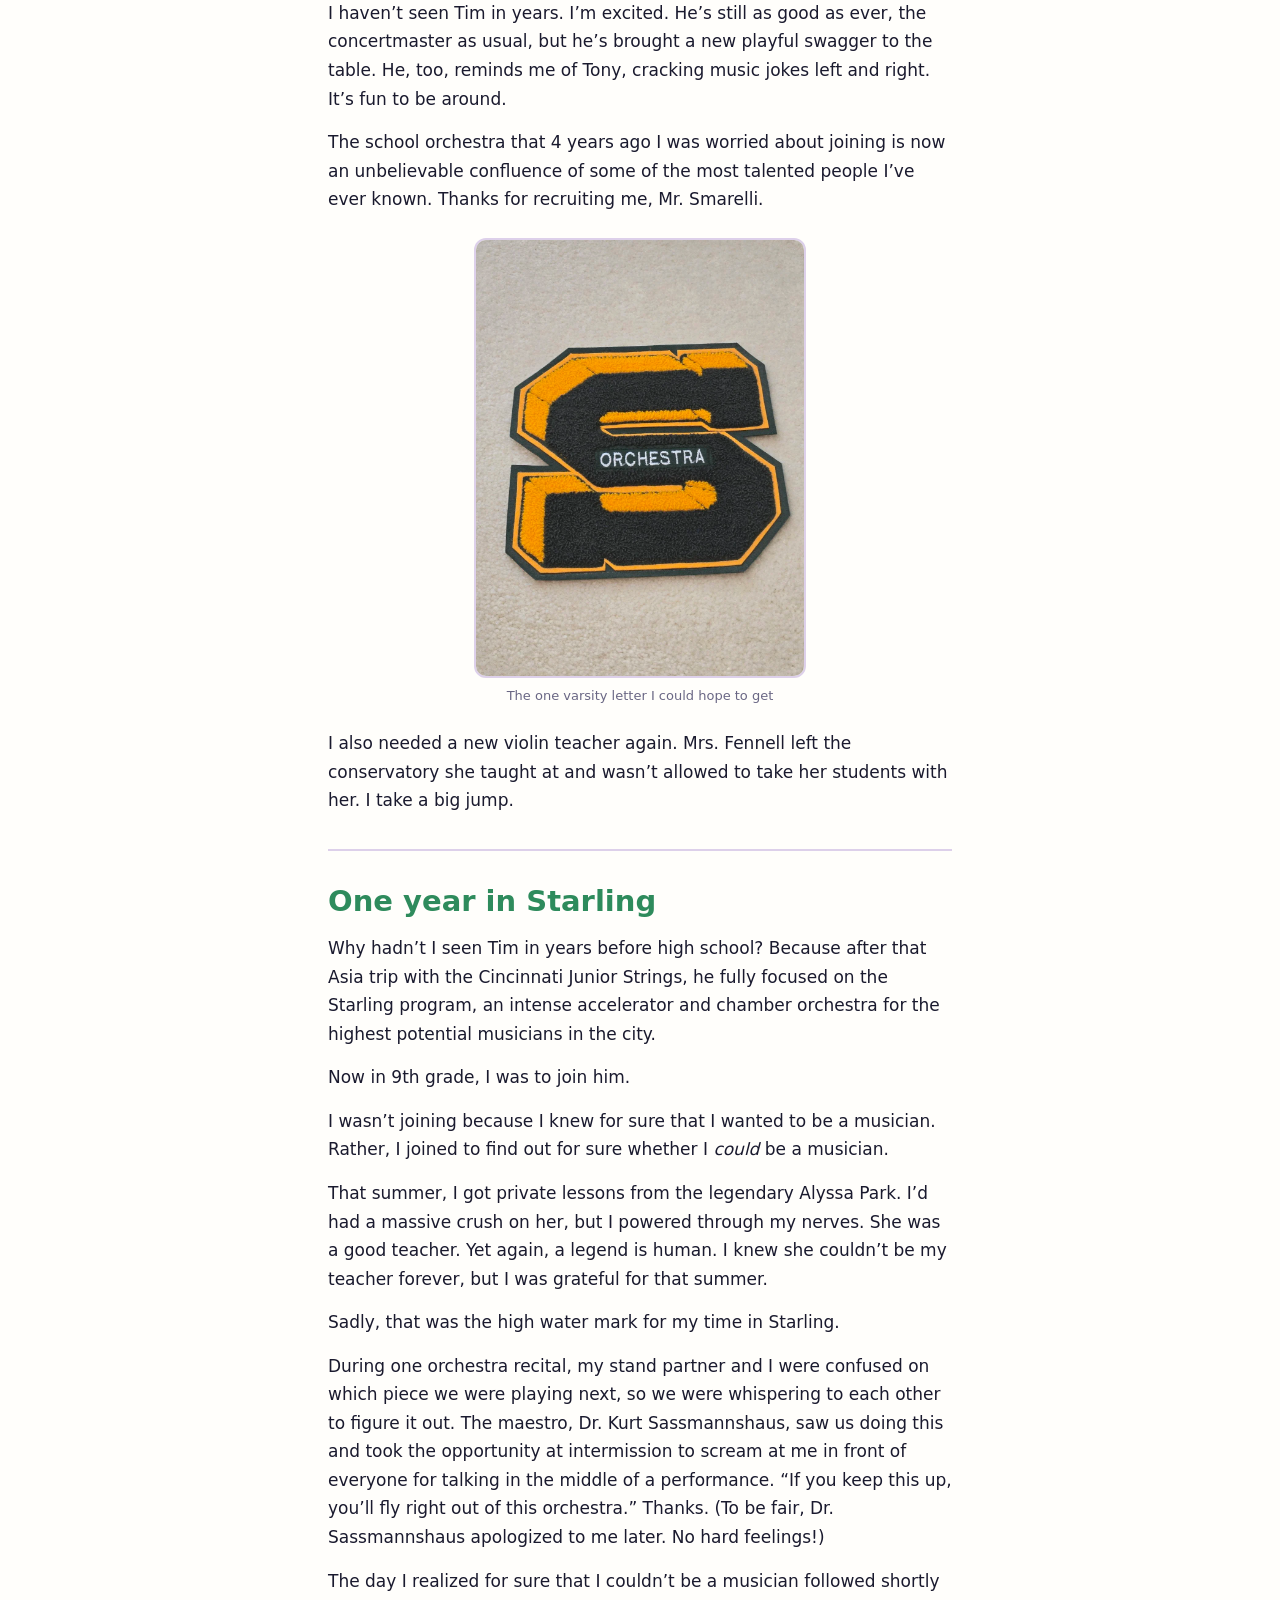
<file: 40-years-a-musician.html>
<!doctype html>
<html lang="en">
<head>
<meta charset="utf-8">
<meta name="viewport" content="width=device-width, initial-scale=1">
<title>40 Years a Musician - Mario Paint Music Guy</title>
<link rel="stylesheet" href="style.css?v=1795791470">
<script>
(function () {
  var saved = localStorage.getItem("theme");
  if (saved === "light" || saved === "dark") {
    document.documentElement.dataset.theme = saved;
  }
})();
</script>
</head>
<body>
<header>
  <div class="staffband"></div>
  <div class="wrap head-inner">
    <img class="avatar" src="./avatar.png" alt="Mario Paint Music Guy">
    <div class="brand">
      <h1>Mario Paint Music Guy</h1>
      <p class="tagline">Making music in the original Super Nintendo game Mario Paint since 1992</p>
    </div>
    <div class="controls-group">
      <button id="themeToggle" class="theme-toggle" aria-label="Toggle light and dark mode" type="button">
      <svg class="icon-sun" viewBox="0 0 24 24" width="18" height="18" fill="none" stroke="currentColor" stroke-width="2" stroke-linecap="round"><circle cx="12" cy="12" r="4"/><path d="M12 2v2M12 20v2M4.9 4.9l1.4 1.4M17.7 17.7l1.4 1.4M2 12h2M20 12h2M4.9 19.1l1.4-1.4M17.7 6.3l1.4-1.4"/></svg>
      <svg class="icon-moon" viewBox="0 0 24 24" width="18" height="18" fill="none" stroke="currentColor" stroke-width="2" stroke-linecap="round" stroke-linejoin="round"><path d="M21 12.8A9 9 0 1 1 11.2 3a7 7 0 0 0 9.8 9.8z"/></svg>
    </button>
      <a class="fakeronjan-link" href="https://fakeronjan.com/" title="fakeronjan.com" target="_blank" rel="noopener" aria-label="Visit fakeronjan.com">
      <img src="img/fakeronjan-avatar.webp" alt="">
      <span class="nav-arrow">&#8599;</span>
    </a>
    </div>
  </div>
  <div class="wrap"><nav class="tabs">
    <a class="tab" href="index.html">Mario Paint Remixes</a>
    <a class="tab" href="about.html">About</a>
    <a class="tab" href="100-days.html">100 Day Challenge</a>
    <a class="tab" href="40-years-a-musician.html" aria-current="page">40 Years a Musician</a>
    <a class="tab" href="tagore-nazrul.html">Tagore &amp; Nazrul</a>
    <a class="tab" href="performances.html">Performances</a>
  </nav></div>
</header>

<div class="wrap about">
  <p class="alead">40 Years a Musician</p>
  <p class="aintro">Originally published August 17, 2025 at <a href="https://fakeronjan.com/blog/fr-40-years-a-musician/">fakeronjan.com</a> as a birthday retro<br>(Mario Paint Music Guy began on September 2, 2025)</p>

  <section class="chapter" style="border-top:0;padding-top:0">
  <p>40 years ago, I became a musician. I took my first piano lesson, and that was it. Music was going to be the driving force for everything I did the rest of my life.</p>
  <p>And so it was!</p>
  <p>And then it wasn’t. It very, very wasn’t.</p>
  <p>So here I am, four decades later, trying to reconcile one hard truth. Even after all this time, playing music is probably the thing I do best in the world, but I don’t really do it.</p>
  <p>As I conclude trip #43 around the sun and thus put out another birthday retro, I present to you that story.</p>
  </section>
  <section class="chapter">
  <h3>Getting started</h3>
  <p>I was three years old, and as the family lore tells it, I was a troublemaker and a half. If there was an object in the house, I was going to break it. Have a VCR? I’d stuff balloons in it. Have a typewriter? I’d take white-out and obscure all the keys. You get the deal.</p>
  <p>I needed something, anything to stop destroying everything. So it was ordained, I would learn music, to save the house!</p>
  <p>I went to Beverly Fest’s house in Boulder, Colorado. I don’t remember the encounter. Was she the first teacher I’ve ever had of any kind? Probably. Was I in diapers? I hope not, but I can’t be sure. Give me a break, remember I was three.</p>
  <p>What I do know is that she was my teacher for five years, from the summer of 1985 through the summer of 1990. And she taught me how to love music, how to love playing music, and how to love being a musician.</p>
  <p>She set a high standard, but made sure it was fun. Practice for 200 days in a row? You get a choice to go out for ice cream or to see a movie with her. I always picked the movies. <em>The Little Mermaid</em> one time, <em>Teenage Mutant Ninja Turtles</em> another.</p>
  <p>And so my musical journey began. And not just for the movies.</p>
  </section>
  <section class="chapter">
  <h3>Finding the stage</h3>
  <p>I was blessed early on with perfect pitch, the ability to identify which notes are being played just by listening to them. This allowed me to learn pretty much anything by ear, and that superpower was a key springboard.</p>
  <p>The other key element was the stage. I loved it. I spent my entire first solo piano recital staring at the audience while playing, hamming it up. As the family lore tells it, they called me “little Liberace”. I’m not sure who “they” were, but I’ll take it.</p>
  <figure>
  <img src="img/40-years/ronjan-first-recital.webp" alt="First time!" loading="lazy">
  <figcaption>First time!</figcaption>
  </figure>
  <p>I loved performing, I loved the attention, I loved the reactions. I even loved the nerves right before a performance that brought a level of focus I never had when practicing.</p>
  <p>I was stunningly small as a child, which helped play into the audience effect. How can someone this small even do this? I knew they were thinking this. I <em>wanted</em> them thinking this. I was a magician, and this was my magic trick.</p>
  <p>I shot out the gate quickly, and soon I was playing Mozart and Bartok at piano festivals.</p>
  </section>
  <section class="chapter">
  <h3>Finding the fun</h3>
  <p>Shortly after starting on the piano, I started meeting Tony Kallet. He called himself a music theory teacher, but he really taught his students how to find the fun and beauty inherent in music itself. “You don’t need a stage and an audience to have fun, Ronjan!”</p>
  <p>Tony would come up with nicknames for everyone. He called me “John Ron”. What can I say, it made me laugh at age four.</p>
  <p>Every week, I’d go to his house and we’d jam, we’d compose, we’d experiment. I wrote a suite of <em>Monkey Dances</em> that were the center of this for a while.</p>
  <figure>
  <img src="img/40-years/tony-kallet.webp" alt="What a mentor" loading="lazy">
  <figcaption>What a mentor</figcaption>
  </figure>
  <p>Later, with his encouragement, I wrote a little piece I was truly proud of, <em>Musette in C</em>. I’m pretty sure it wasn’t technically a “musette”, and it was a bit derivative of the Mozart <em>Sonata</em> I was practicing for Mrs. Fest, but he kept pushing me. He brought the best out of me.</p>
  <p>I’d start writing other pieces with my sister in “off hours”. <em>Journeys on the Porch</em>. <em>Spooks</em>. <em>Raindrops</em>, which was originally called <em>Flowers</em>. I can’t wait for Tony to hear them!</p>
  <p>And then we lost Tony.</p>
  <p>I can still picture my last lesson, as he winced to smile while holding a heating pad against his stomach. The cancer got him.</p>
  <p>A few weeks later, at his funeral, we told stories. We heard about the nicknames he came up with for everyone else. He called Jennifer “Jenniflower”. I didn’t know Jennifer, but I still remember “Jenniflower”.</p>
  <p>We didn’t really get to say goodbye, not properly. He’ll never get to hear me play <em>Journeys on the Porch</em>. But while we lost him, we all found the fun and beauty in music. Cancer can’t take that away.</p>
  </section>
  <section class="chapter">
  <h3>Violin time</h3>
  <p>At six it’s time to up the ante. I’m going to learn another instrument. Let’s start the violin!</p>
  <p>I honestly can’t tell you how this happened. Did my parents think it would be a nice way to continue investing in my interests? Did I say I wanted to learn a new instrument?</p>
  <p>However it happened, I do vaguely remember standing in the house of Mrs. Ellie Albers for my first violin lesson, only I didn’t actually get to play the violin.</p>
  <p>First, you have to learn how to hold the bow. Then, how to hold the violin. Then, back to the bow. Back to the violin. Rinse and repeat for what felt like a thousand times.</p>
  <p>Then, you finally put them together and it sounds awful. You realize that this isn’t “baby’s first instrument”. This is going to take some time to put together.</p>
  <p>I was up to the task. I started on the same <em>Twinkle Twinkle Little Star</em> variations that I knew from the piano. I worked my way through the Suzuki books.</p>
  <p>I vividly remember a group recital where we played the <em>Witches’ Dance</em> while also <em>doing</em> the witches’ dance. Playing with other people was new. I loved it.</p>
  </section>
  <section class="chapter">
  <h3>Finding my roots</h3>
  <p>While I don’t come from a family of professional musicians, I do come from a family of music lovers. And Bengali music was everywhere growing up.</p>
  <p>We listened to tapes of Rabindranath Tagore and Kazi Nazrul Islam. We saw singing, dancing, and musical performances of their work at various Puja celebrations. And eventually, we participated in them too.</p>
  <p>Sometimes we sang. “Oray greeho bahshee”, or “aire chutay ai”, whatever these words meant.</p>
  <p>Sometimes we danced, the boys clomping around as the girls moved gracefully.</p>
  <p>And many times, we played. Sometimes I played on the keys solo. Sometimes I was on the keys when others sang. Sometimes my mom and I would play the violin together. Sometimes it’d be me on the keys and my sister on the cello. Every configuration was different, and that kept it fun.</p>
  <figure>
  <img src="img/40-years/ronjan-and-mom-bengali.webp" alt="Check out my outfit!" loading="lazy">
  <figcaption>Check out my outfit!</figcaption>
  </figure>
  <p>At some point, I somehow got featured on TV in India to perform Bengali music solo on the keyboard there. I was proud to rep my culture with the thing I do best.</p>
  </section>
  <section class="chapter">
  <h3>Getting competitive on piano</h3>
  <p>I moved from Boulder to Cincinnati in 1990, so I needed a new piano teacher. I started up with Bloom Lippmann, and she built on the work Mrs. Fest did, helping me find my style and play my best.</p>
  <p>Mrs. Lippmann recognized early on that I was starting to develop a real competitive fire. She had strong instincts and inherently knew when to push when I was half-assing it, and when to back off when I was beating myself up and didn’t need piling on.</p>
  <p>I’d grown out of my “big music out of a small person magic trick” phase, and had started to become a bit more intense and dynamic of a performer. This meant sacrificing some technical precision, being totally fine with missing notes here and there, and really <em>going for it</em> during live performances.</p>
  <p>Much to Mrs. Lippmann’s chagrin, this also meant that I was never going to practice enough that a piece could come out of my fingers on autopilot. Nope, it was going to come together live on stage in ways that neither she nor I would hear in practice.</p>
  <p>And it always did come together. Adrenaline and stage presence would rule the day, and we’d move on to the next one. Now, it was time to start climbing the competitive mountain.</p>
  </section>
  <section class="chapter">
  <h3>No longer going solo</h3>
  <p>After the move to Ohio, I also needed a new violin teacher, and Jacquie Fennell answered the call.</p>
  <p>Mrs. Fennell is responsible for the best motivational technique of any music teacher I have ever had. She told me that if I practiced well for a month, I could have a Shaquille O’Neal rookie card. Done and done!</p>
  <figure>
  <img src="img/40-years/shaq-rookie.webp" alt="Sadly I sold it. Hopefully it was the $20 one, not the $1,000 one." loading="lazy">
  <figcaption>Sadly I sold it. Hopefully it was the $20 one, not the $1,000 one.</figcaption>
  </figure>
  <p>Before Shaq entered the NBA, though, Mrs. Fennell did something far more important. She also got me excited about the concept of performing for a youth orchestra called the Cincinnati Junior Strings that accepted students through 9th grade.</p>
  <p>After 3rd grade, Mrs. Fennell suggested that I audition. It’s selective, so I probably won’t get in for 4th grade, but I’ll know the whole process and I’ll probably be in by 5th grade.</p>
  <p>Nope! CJS said yes and took me on as their youngest violinist. Looking back, I was probably a reach pick, this shrimp whose legs were too short to reach the floor from his seat, but I’ll take it.</p>
  </section>
  <section class="chapter">
  <h3>Tim O’Neill</h3>
  <p>The maestro of the Cincinnati Junior Strings was one Dr. Gerry Doan, a funny and quirky man who dressed the orchestra up in trademark red suspenders. You knew that at least once a year Dr. Doan would get too excited and start conducting a piece 20% faster than intended, with everyone in the orchestra exchanging looks that said, “oh, shit, I guess here we go”.</p>
  <p>Dr. Doan would have been the face of the orchestra if not for our concertmaster, the legend himself, Tim O’Neill.</p>
  <p>I was 9, a baby, and the last one in the orchestra, so bad that I actually had <em>3rd violin</em> parts written out for me. Tim was 11, the <em>next youngest violinist</em> in the orchestra, and already the best musician in the room, so good that he had solos written out specifically for him.</p>
  <p>Tim was the guy you wanted to be while knowing you never could. How do you catch up to someone who’s driving faster than you?</p>
  <p>That said, I got to know Tim. The CJS were going on a trip to Hong Kong, Guangzhou, and Singapore that summer. And Tim and I were roommates on that trip!</p>
  <p>We played cards. We played Game Boy. We played the violin in the same orchestra. Even the legends of the world are human. It was an amazing time.</p>
  <figure>
  <img src="img/40-years/ronjan-and-tim.webp" alt="Chillin’ in Asia" loading="lazy">
  <figcaption>Chillin’ in Asia</figcaption>
  </figure>
  </section>
  <section class="chapter">
  <h3>School orchestra</h3>
  <p>Now entering 5th grade, my middle school has an orchestra too. I didn’t want to join. I’d literally just performed in Asia with the A team. Now I was supposed to play with a bunch of beginners? We wouldn’t even get to do the <em>Witches’ Dance</em>?</p>
  <p>Mr. David Smarelli had a tough job. He led the orchestra program for the school district across middle, junior high, and high school. He had to balance people who are on day one, just like I was at Mrs. Albers’s house 4 years ago, with people like me now who’d been playing for years.</p>
  <p>Mr. Smarelli made a good pitch. He knew that I loved playing with other people, that I loved the orchestra. Now I could play in one every day at school. If I didn’t like it, I could quit, no hard feelings. Just give it a try.</p>
  <p>One day early on, I asked to be excused, saying “I think I’m going to laugh” after someone else played. Yikes. You’re kind of an asshole, Ronjan.</p>
  <p>I did come back after a few minutes. I loved the orchestra.</p>
  </section>
  <section class="chapter">
  <h3>Partners</h3>
  <p>School orchestra wasn’t just an orchestra. It was a series of partnerships with some of my favorite people in my life.</p>
  <p>Matt Thornton lived across the street from me. Both of his parents played in the Cincinnati Symphony Orchestra. I’d go to his house after school to play Sega Genesis while waiting for my mom to come home from work.</p>
  <p>Now in 5th grade orchestra, Matt and I were partners. As Mr. Smarelli focused on teaching newer musicians, Matt and I worked on duets, him on the cello. We’d get special spots in school performances to show off what we can do.</p>
  <figure>
  <img src="img/40-years/ronjan-and-matt.webp" alt="At least Matt looks normal" loading="lazy">
  <figcaption>At least Matt looks normal</figcaption>
  </figure>
  <p>Silvia Li and I became friends after I said something rude to upset her and wrote her an apology note. She accepted my apology in a note back, and we just kept writing and passing notes to each other from then on.</p>
  <p>Soon after, Silvia and I were stand partners in the junior high orchestra. No one knows your habits like your stand partner. When you like the page turned, which bowing or fingering instructions you ignore, just generally what makes you tick.</p>
  <p>To this day, that understanding is still there. Every once in a while Silvia will text me a music meme she uniquely knows will hit the mark, and it always does.</p>
  <figure>
  <img src="img/40-years/ronjan-and-silvia.webp" alt="Stand partners" loading="lazy">
  <figcaption>Stand partners</figcaption>
  </figure>
  <p>Keegan “Casey” Dwyer moved to Ohio from Massachusetts and brought incredible energy to our group. Keegan was passionate and playful, bringing the fun every day. His vibe reminded me of Tony Kallet.</p>
  <p>In high school, I joined the chamber orchestra to play more with Keegan. We joined the orchestra council together, although I can’t remember if we passed any life-changing orchestra legislation.</p>
  <p>Many years later, I somehow ended up in a fiddle bar in Covington, Kentucky, hammered, playing the violin with him on stage. That was my last public violin performance, but it was a blast.</p>
  </section>
  <section class="chapter">
  <h3>Playing for 2nd</h3>
  <p>Back to piano, and back to 3rd grade. I’m climbing that competitive mountain.</p>
  <p>I won the 1991 Ohio Music Teachers Association competition for the 3rd grade and under division. That fueled the fire.</p>
  <p>At this point, I am quite literally playing to win, motivated by awards and recognition. My parents are actually trying to pull me back. My dad doesn’t want me to entertain a career in music, and my mom is worried I’m in it for the wrong reasons. I don’t listen. Let’s keep going.</p>
  <p>Juliana Han was the Tim O’Neill of the piano. Unbelievably talented, skilled, disciplined, in total control of the instrument, and she put in the work. That was the word on the street, at least. If you want to come at the king, you best not miss.</p>
  <p>In 1992, I was in the 4th-through-6th grade division of the OMTA competition I won the previous year. I came in 3rd. Juliana won. In 1993, I came in 3rd again. Juliana won. Later in 1993, the Clifton Music Club had a competition. I took 2nd. Juliana won.</p>
  <p>I came at the king and I missed. I’m playing for 2nd. It’s sobering. But it’s good to know, too.</p>
  <figure>
  <img src="img/40-years/2nd-place.webp" alt="Better than another 3rd, right?" loading="lazy">
  <figcaption>Better than another 3rd, right?</figcaption>
  </figure>
  <p>In 1994, Juliana moved up a division. It was my time to reclaim the OMTA title. No, I still finished 3rd.</p>
  <p>Later in 1994 I entered the World Piano Competition which, let’s be clear, is not actually a global competition. I took the silver medal in my division. I took another swing at the World Piano Competition in 1995. Silver medal again.</p>
  <p>2nd place is my high water mark. It just is. Which isn’t to say that I was miserable here.</p>
  <p>The World Piano Competition silver medals brought radio and TV interviews, plus I got to perform at a winners’ concert twice at the Weill Recital Hall at Carnegie freaking Hall!</p>
  <p>I wasn’t playing to win when I was on stage at Carnegie Hall. I was back to playing for the crowd.</p>
  <p>At that moment, I realized my parents were right. I was doing it for the wrong reasons, and I didn’t have what it takes to make a career out of playing the piano.</p>
  </section>
  <section class="chapter">
  <h3>Violin takes center stage</h3>
  <p>Was the violin the bet now? Probably not as a career move, but I realized it was becoming my lead instrument.</p>
  <p>I was still in the Cincinnati Junior Strings, and after 7th grade, we took a trip to Australia. All these worlds are colliding. Juliana is in the orchestra. And just like Tim, she’s just a flat out cool person. Matt Thornton is my roommate this time.</p>
  <p>In 8th grade, I had my best violin solo performance ever. I’m playing Mozart’s <em>Violin Concerto No. 4</em>. We forgot to number the measures of the manuscript for the judges, so Mrs. Fennell has to give her accompanist part to them. Now I am flying solo, just me and the judges. And I’m nailing it. I can actually see heads popping through the door to watch me play. I get the highest rating.</p>
  <p>I actually registered the thought in the moment. I have peaked.</p>
  <p>After 8th grade, it’s transition time.</p>
  <p>First off, it’s time to move up to the high school orchestra. Guess who’s there? Matt Thornton and Silvia Li and Keegan Dwyer, of course, as we’re in the same grade. But guess who else is there? Tim O’Neill and Juliana Han.</p>
  <p>I haven’t seen Tim in years. I’m excited. He’s still as good as ever, the concertmaster as usual, but he’s brought a new playful swagger to the table. He, too, reminds me of Tony, cracking music jokes left and right. It’s fun to be around.</p>
  <p>The school orchestra that 4 years ago I was worried about joining is now an unbelievable confluence of some of the most talented people I’ve ever known. Thanks for recruiting me, Mr. Smarelli.</p>
  <figure>
  <img src="img/40-years/orch-letter.webp" alt="The one varsity letter I could hope to get" loading="lazy">
  <figcaption>The one varsity letter I could hope to get</figcaption>
  </figure>
  <p>I also needed a new violin teacher again. Mrs. Fennell left the conservatory she taught at and wasn’t allowed to take her students with her. I take a big jump.</p>
  </section>
  <section class="chapter">
  <h3>One year in Starling</h3>
  <p>Why hadn’t I seen Tim in years before high school? Because after that Asia trip with the Cincinnati Junior Strings, he fully focused on the Starling program, an intense accelerator and chamber orchestra for the highest potential musicians in the city.</p>
  <p>Now in 9th grade, I was to join him.</p>
  <p>I wasn’t joining because I knew for sure that I wanted to be a musician. Rather, I joined to find out for sure whether I <em>could</em> be a musician.</p>
  <p>That summer, I got private lessons from the legendary Alyssa Park. I’d had a massive crush on her, but I powered through my nerves. She was a good teacher. Yet again, a legend is human. I knew she couldn’t be my teacher forever, but I was grateful for that summer.</p>
  <p>Sadly, that was the high water mark for my time in Starling.</p>
  <p>During one orchestra recital, my stand partner and I were confused on which piece we were playing next, so we were whispering to each other to figure it out. The maestro, Dr. Kurt Sassmannshaus, saw us doing this and took the opportunity at intermission to scream at me in front of everyone for talking in the middle of a performance. “If you keep this up, you’ll fly right out of this orchestra.” Thanks. (To be fair, Dr. Sassmannshaus apologized to me later. No hard feelings!)</p>
  <p>The day I realized for sure that I couldn’t be a musician followed shortly after.</p>
  <p>Pinchas Zukerman was in town to conduct a master class with the best violinist we had in the Starling orchestra, yep you know it, Tim O’Neill. We were excited to see two greats in a room together, playing together and bringing the best out of each other.</p>
  <p>Instead, I watched in horror as Zukerman berated Tim, coming after him for his posture, his technique, his sound, his essence. At least that’s how I took it. Maybe Tim had thicker skin and took it differently, maybe Dr. Sassmannshaus asked Zukerman to come in hard so the rest of us fall in line, maybe they’d actually done these master classes for years and this is just how it always goes.</p>
  <p>Well, this style of interaction just isn’t for me. That was it. If being a musician means being treated like this, even once in a while, I’m out, I don’t have what it takes. I also clearly saw that not all legends are humans I want to be around.</p>
  </section>
  <section class="chapter">
  <h3>Storytime with Mr. Kiradjieff</h3>
  <p>After leaving Starling, I needed yet another violin teacher. For two years, that man was Mr. Constantine “Conny” Kiradjieff.</p>
  <p>He was a violinist in the Cincinnati Symphony Orchestra but was far enough in his career to be over the bullshit. And he recognized in me someone who’d just been through some bullshit too.</p>
  <p>We came to an understanding. We’re going to pretend like I’m learning Mendelssohn for all the other parties, but we’re actually just going to chat for the hour. He’ll tell me stories about his time in the symphony, and I’ll talk to him about how life is going.</p>
  <p>We did this for two years. I enjoyed every minute. Eventually, we did the math - it probably doesn’t make sense for me to have a teacher if I don’t want to learn. After 11th grade, we said goodbye. I never said another word to him. <a target="_blank" rel="noopener" href="https://www.violinist.com/blog/laurie/20088/8951/">May he rest in peace</a>.</p>
  </section>
  <section class="chapter">
  <h3>The transcendent symphony experience</h3>
  <p>I actually joined <em>three</em> new orchestras in 9th grade, the high school orchestra, Starling, and the Cincinnati Symphony Youth Orchestra. So long to the CJS and the red suspenders, hello to the CSYO with full woodwinds, brass, and percussion.</p>
  <p>I’ve never had more fun with music than I had in the CSYO, full stop. You have 100 people working towards a single goal, making sound waves that run through each others’ bodies, with the scale that smaller ensembles can’t touch.</p>
  <p>Our maestro was Chelsea Tipton II, a handsome, energetic, and passionate conductor who focused on one mantra: “practice makes better”.</p>
  <figure>
  <img src="img/40-years/screenshot-2025-08-17-at-17-34-44-fwd-so-good-to-hear-from-you-rjsikdar-at-gmail.com-gmail.webp" alt="I’m glad I reached out" loading="lazy">
  <figcaption>I’m glad I reached out</figcaption>
  </figure>
  <p>I still remember how beads of sweat would fly off of his head during particularly intense sequences. Can’t blame a guy for getting into the moment, especially since he selected some of the best works in the symphony repertoire. <em>Procession of the Nobles</em>. <em>Capriccio Italien</em>. <em>Jupiter</em> and <em>Mars</em> from <em>The Planets</em>. A <em>Star Wars</em> medley to celebrate the original movies being re-released in the theater. <em>Die Moldau</em>. A medley from <em>West Side Story</em>. And perhaps my favorite of them all, <em>Danse Bacchanale</em>.</p>
  <p>The only one I hated was the freaking <em>Stars and Stripes Forever</em> at every Memorial Day concert, because of the brass section. You’re out there working your asses off in the string sections, and then the fucking brass comes in and drowns us all out. Oh well. They can have that one.</p>
  <p>After 3 years of Maestro Tipton, Alastair Willis came on for my senior year. He was more technical and understated. “Less tongue, more air”, he’d say to the wind section, whatever that meant. We still played some bangers. Dvorak’s <em>Symphony No. 8</em>, <em>Ruslan and Ludmila</em>, the <em>1812 Overture</em>. And of course, we still had to play <em>The Stars and Stripes Forever</em>.</p>
  <figure>
  <img src="img/40-years/csyo.webp" alt="End of an era" loading="lazy">
  <figcaption>End of an era</figcaption>
  </figure>
  <p>As my fourth year in the CSYO came to a close, it dawned on me that this was it. I wasn’t going to join an orchestra in college. I won’t see anything at this scale again. Ever.</p>
  </section>
  <section class="chapter">
  <h3>Recording a CD</h3>
  <p>I continued to stay in touch with my Bengali roots by performing at pujas. One year our community adapted Cinderella into a Bengali musical, <em>Chadrapati</em>, and I played all of the music on my keyboard. It was amazing.</p>
  <p>In the summer before 12th grade, I notated 12 Tagore and Nazrul songs into a book so Bengali kids in the community could learn how to play them. Then, I recorded an album of these pieces with two Bengali professionals, a sitar player and a tabla player.</p>
  <p>It was wild recording 12 pieces in a single day. We recorded violin, sitar, and tabla parts together, and I came back in a 2nd run to add the keyboard. It’s raw, and it’s not a particularly impressive technical achievement by any means. But hey, <a href="tagore-nazrul.html">it’s an album</a>. I’m proud of it.</p>
  <figure>
  <img src="img/40-years/cd.webp" alt="" loading="lazy">
  </figure>
  </section>
  <section class="chapter">
  <h3>Second life in piano</h3>
  <p>This whole time I’d still been playing the piano. I didn’t even enter competitions anymore. I truly wasn’t motivated by the win, I was back to being motivated by the crowd.</p>
  <p>Mrs. Lippmann’s helped me find balance. She encouraged me to take on trickier pieces to challenge myself. Several of the Beethoven <em>Sonatas</em>. A decent amount of Chopin. Liszt’s <em>Hungarian Rhapsody No. 2</em>.</p>
  <p>They were fun. I was still doing my usual bit where it comes together live in a way it never did in practice. Everyone’s used to it now.</p>
  <p>I had my last lesson with Mrs. Lippmann in 2000 before heading off to college. For ten years, she got the best she could out of me. She pushed me, she kept me going through disappointment, she helped me find a healthy reset, and I’m grateful for everything. <a target="_blank" rel="noopener" href="https://www.legacy.com/us/obituaries/cincinnati/name/bloom-lippmann-obituary?id=15027959">May she rest in peace</a>.</p>
  </section>
  <section class="chapter">
  <h3>Holding on</h3>
  <p>After graduating high school, this was the score: I had no piano teacher, I had no violin teacher, I was in no orchestra, and I had no more Bengali pujas to perform at. Just as I’d hit my 10,000 hours in my Gladwell score, I was on my own.</p>
  <p>I found ways to keep going. Whenever I was at the Cincinnati home, I’d play the baby grand piano that I picked out back in my competing days. I had to stay reasonably sharp.</p>
  <p>As a child I would constantly play <em>Mario Paint</em> for its music composer, and I kept going with that and MIDI software. I continue to do so <a href="index.html">to this day</a>.</p>
  <p>In 2012, I played the keys in a rap music video for a friend’s pepper company. It was fun.</p>
  <div class="video-embed">
  <iframe src="https://www.youtube-nocookie.com/embed/iVnAZ4Kk20Q" allow="accelerometer; autoplay; clipboard-write; encrypted-media; gyroscope; picture-in-picture" allowfullscreen loading="lazy"></iframe>
  </div>
  <p>For a while, a couple friends and I started up a band called <em>Full Spectrum</em> that played all different types of music. We were very racially diverse, so we were very proud of the name. Sadly, that band fell apart when we couldn’t find a place to practice in the Bronx without getting yelled at by neighbors. City life.</p>
  </section>
  <section class="chapter">
  <h3>Bringing it back</h3>
  <p>After turning 40, I decided I wanted to bring music back into a more prominent place in my life.</p>
  <p>First, I officially performed for the first time in decades when I played at my sister’s wedding, and so did my son!</p>
  <div class="video-embed">
  <iframe src="https://www.youtube-nocookie.com/embed/H_AxnwbAlsc" allow="accelerometer; autoplay; clipboard-write; encrypted-media; gyroscope; picture-in-picture" allowfullscreen loading="lazy"></iframe>
  </div>
  <p>Last year, I got my childhood baby grand shipped from Ohio to my home in the Bronx. It was like reuniting with a best friend.</p>
  <figure>
  <img src="img/40-years/piano.webp" alt="Welcome home, old friend" loading="lazy">
  <figcaption>Welcome home, old friend</figcaption>
  </figure>
  <p>Earlier this year, I performed two duets, one with Damon and one with his teacher. He starts up his own new experience this fall as he will take up the trombone in the band. I’m excited what this means for us playing more together in the future.</p>
  <p>In some ways, I <em>feel</em> like I’m better at the piano now than I was 25 years ago. I have a fuller grasp of music itself and that can make up for the fastball I’ve clearly lost at this point.</p>
  <p>I can still play most of the Beethoven stuff. Chopin less so. And I definitely can’t play Liszt anymore. But if I go back to playing by ear and just jamming to video game music or <em>K-Pop Demon Hunters</em>? I sound better than ever.</p>
  <p>I wish I could say the same for the violin. I tried to pick that up a few weeks ago and it was a disaster. I suppose it’s a real testament to why Mrs. Albers made me learn the basics before picking it up all those years ago.</p>
  <p>So where does that leave me, 40 years and 4700 words later?</p>
  <p>Well, it’s clear to me that music has never been as important to me as it is today, and that’s precisely because of all of the experiences I’ve had over the past 40 years.</p>
  <p>I’m grateful to everyone who’s been part of that story. It’s all a part of me. And even though I still don’t know exactly <em>how</em> I intend to keep in touch with music going forward, I know that I will find a way.</p>
  <p>I’m a musician, and it’s the best thing I’ll ever be.</p>
  </section>
</div>

<footer>&copy; Mario Paint Music Guy &middot; <a href="https://www.youtube.com/@MarioPaintMusicGuy" target="_blank" rel="noopener">YouTube</a></footer>
<script>
document.getElementById("themeToggle").addEventListener("click", function () {
  var current = document.documentElement.dataset.theme ||
    (window.matchMedia("(prefers-color-scheme: dark)").matches ? "dark" : "light");
  var next = current === "dark" ? "light" : "dark";
  document.documentElement.dataset.theme = next;
  localStorage.setItem("theme", next);
});
</script>
</body>
</html>
</file>
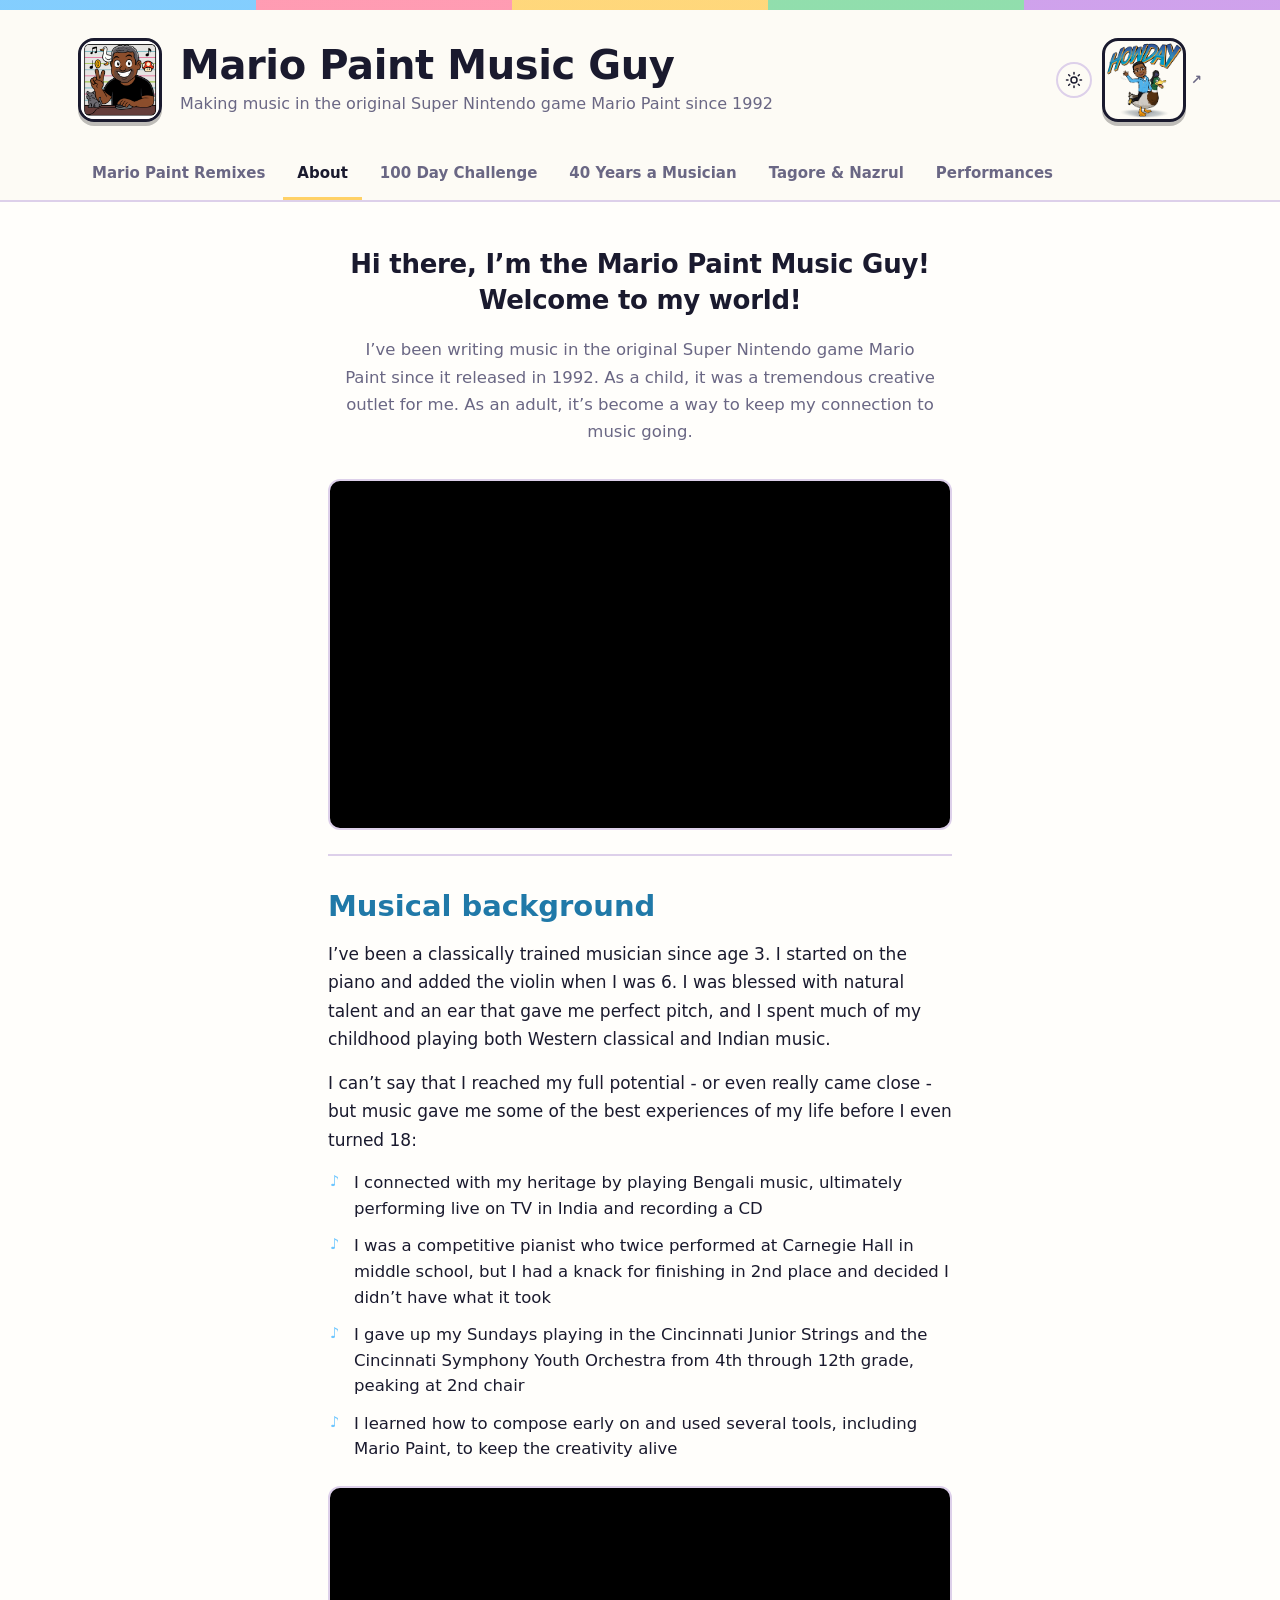
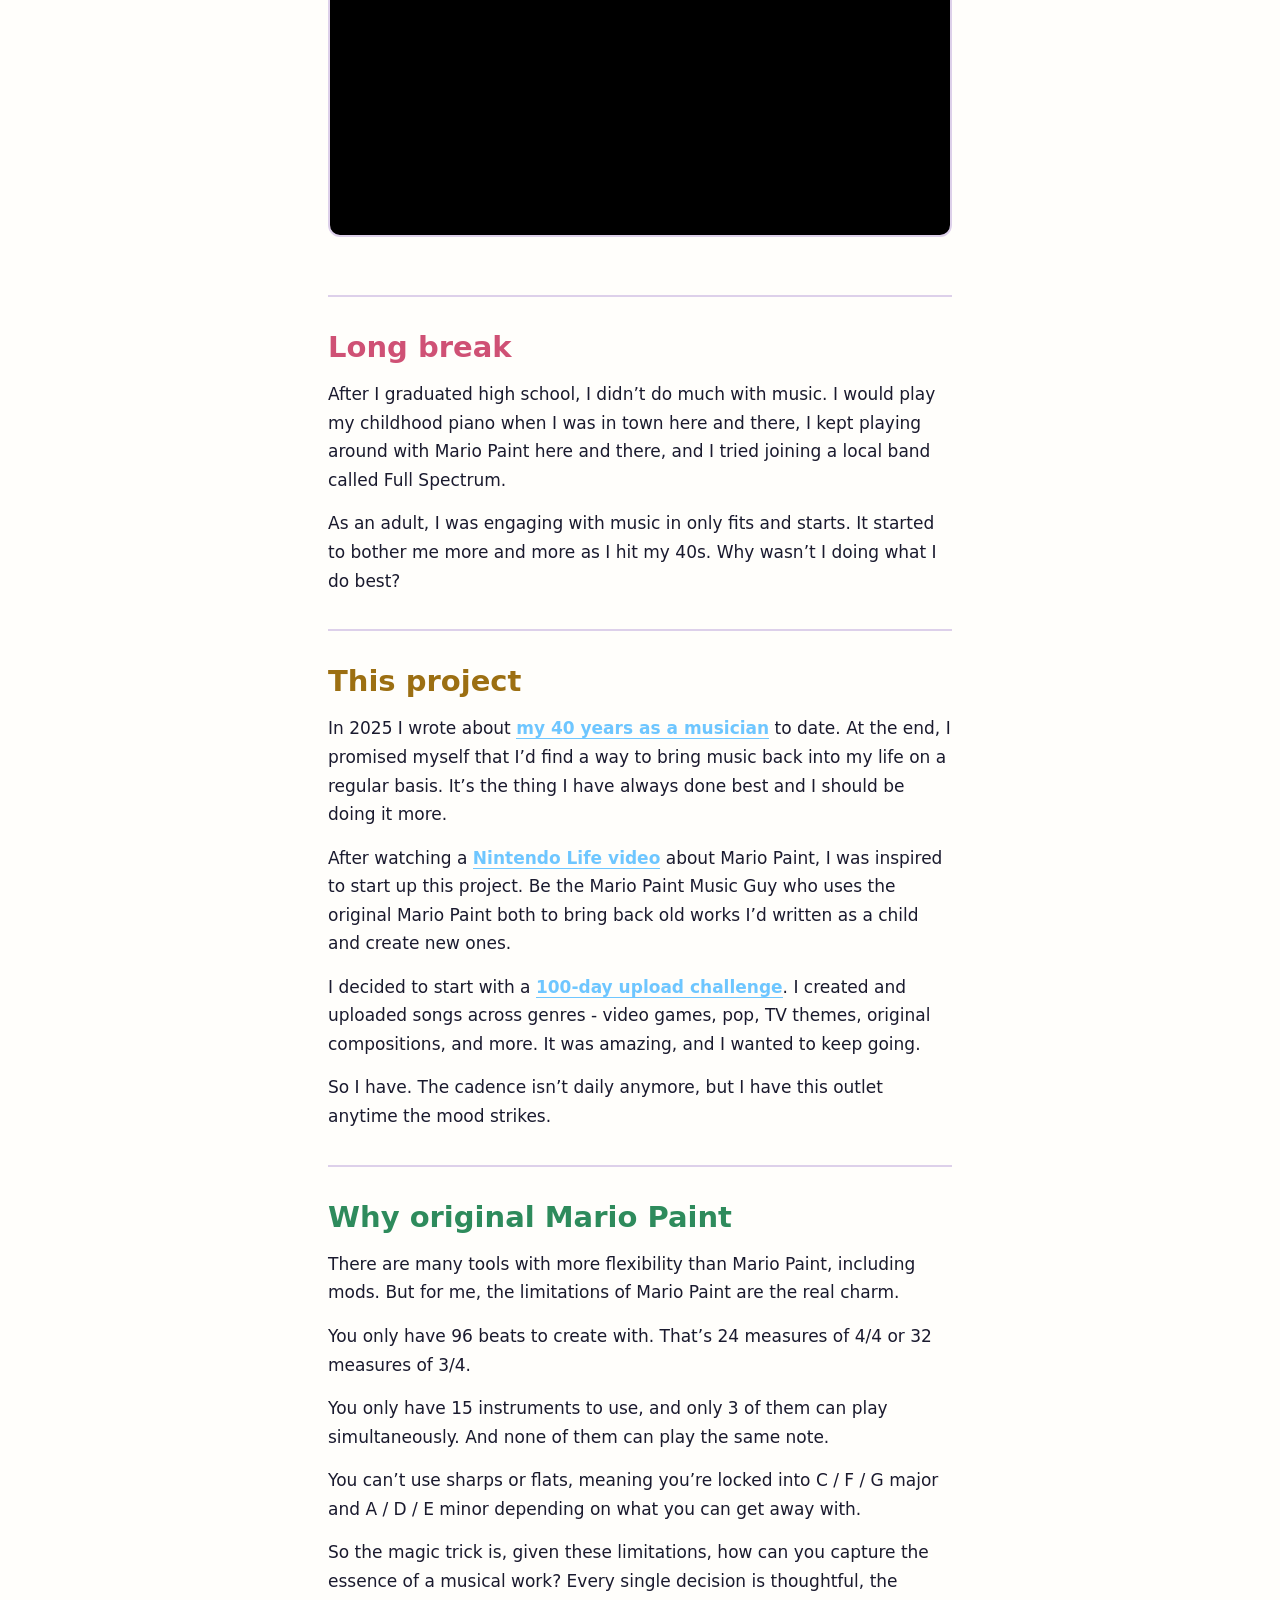
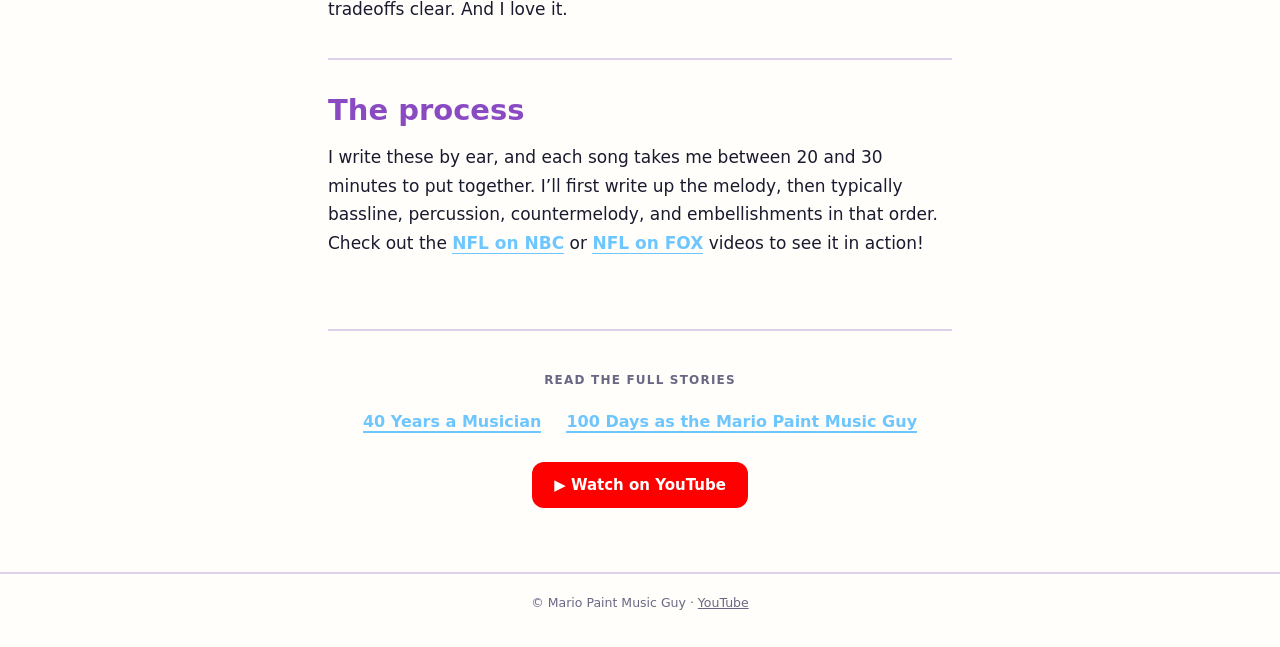
<file: about.html>
<!doctype html>
<html lang="en">
<head>
<meta charset="utf-8">
<meta name="viewport" content="width=device-width, initial-scale=1">
<title>About - Mario Paint Music Guy</title>
<link rel="stylesheet" href="style.css?v=1795791470">
<script>
(function () {
  var saved = localStorage.getItem("theme");
  if (saved === "light" || saved === "dark") {
    document.documentElement.dataset.theme = saved;
  }
})();
</script>
</head>
<body>
<header>
  <div class="staffband"></div>
  <div class="wrap head-inner">
    <img class="avatar" src="./avatar.png" alt="Mario Paint Music Guy">
    <div class="brand">
      <h1>Mario Paint Music Guy</h1>
      <p class="tagline">Making music in the original Super Nintendo game Mario Paint since 1992</p>
    </div>
    <div class="controls-group">
      <button id="themeToggle" class="theme-toggle" aria-label="Toggle light and dark mode" type="button">
      <svg class="icon-sun" viewBox="0 0 24 24" width="18" height="18" fill="none" stroke="currentColor" stroke-width="2" stroke-linecap="round"><circle cx="12" cy="12" r="4"/><path d="M12 2v2M12 20v2M4.9 4.9l1.4 1.4M17.7 17.7l1.4 1.4M2 12h2M20 12h2M4.9 19.1l1.4-1.4M17.7 6.3l1.4-1.4"/></svg>
      <svg class="icon-moon" viewBox="0 0 24 24" width="18" height="18" fill="none" stroke="currentColor" stroke-width="2" stroke-linecap="round" stroke-linejoin="round"><path d="M21 12.8A9 9 0 1 1 11.2 3a7 7 0 0 0 9.8 9.8z"/></svg>
    </button>
      <a class="fakeronjan-link" href="https://fakeronjan.com/" title="fakeronjan.com" target="_blank" rel="noopener" aria-label="Visit fakeronjan.com">
      <img src="img/fakeronjan-avatar.webp" alt="">
      <span class="nav-arrow">&#8599;</span>
    </a>
    </div>
  </div>
  <div class="wrap"><nav class="tabs">
    <a class="tab" href="index.html">Mario Paint Remixes</a>
    <a class="tab" href="about.html" aria-current="page">About</a>
    <a class="tab" href="100-days.html">100 Day Challenge</a>
    <a class="tab" href="40-years-a-musician.html">40 Years a Musician</a>
    <a class="tab" href="tagore-nazrul.html">Tagore &amp; Nazrul</a>
    <a class="tab" href="performances.html">Performances</a>
  </nav></div>
</header>

<div class="wrap about">
  <p class="alead">Hi there, I&rsquo;m the Mario Paint Music Guy! Welcome to my world!</p>
  <p class="aintro">I&rsquo;ve been writing music in the original Super Nintendo game Mario Paint since it released in 1992. As a child, it was a tremendous creative outlet for me. As an adult, it&rsquo;s become a way to keep my connection to music going.</p>

  <div class="video-embed">
    <iframe src="https://www.youtube-nocookie.com/embed/GcwAaQOA_FI" title="Becoming the Mario Paint Music Guy" allow="accelerometer; autoplay; clipboard-write; encrypted-media; gyroscope; picture-in-picture" allowfullscreen loading="lazy"></iframe>
  </div>

  <section class="chapter">
    <h3>Musical background</h3>
    <p>I&rsquo;ve been a classically trained musician since age 3. I started on the piano and added the violin when I was 6. I was blessed with natural talent and an ear that gave me perfect pitch, and I spent much of my childhood playing both Western classical and Indian music.</p>
    <p>I can&rsquo;t say that I reached my full potential - or even really came close - but music gave me some of the best experiences of my life before I even turned 18:</p>
    <ul>
      <li>I connected with my heritage by playing Bengali music, ultimately performing live on TV in India and recording a CD</li>
      <li>I was a competitive pianist who twice performed at Carnegie Hall in middle school, but I had a knack for finishing in 2nd place and decided I didn&rsquo;t have what it took</li>
      <li>I gave up my Sundays playing in the Cincinnati Junior Strings and the Cincinnati Symphony Youth Orchestra from 4th through 12th grade, peaking at 2nd chair</li>
      <li>I learned how to compose early on and used several tools, including Mario Paint, to keep the creativity alive</li>
    </ul>
    <div class="video-embed">
      <iframe src="https://www.youtube-nocookie.com/embed/meJ89Dm3pHA" allow="accelerometer; autoplay; clipboard-write; encrypted-media; gyroscope; picture-in-picture" allowfullscreen loading="lazy"></iframe>
    </div>
  </section>

  <section class="chapter">
    <h3>Long break</h3>
    <p>After I graduated high school, I didn&rsquo;t do much with music. I would play my childhood piano when I was in town here and there, I kept playing around with Mario Paint here and there, and I tried joining a local band called Full Spectrum.</p>
    <p>As an adult, I was engaging with music in only fits and starts. It started to bother me more and more as I hit my 40s. Why wasn&rsquo;t I doing what I do best?</p>
  </section>

  <section class="chapter">
    <h3>This project</h3>
    <p>In 2025 I wrote about <a href="40-years-a-musician.html">my 40 years as a musician</a> to date. At the end, I promised myself that I&rsquo;d find a way to bring music back into my life on a regular basis. It&rsquo;s the thing I have always done best and I should be doing it more.</p>
    <p>After watching a <a href="https://www.youtube.com/watch?v=aHuQZVtzdIo" target="_blank" rel="noopener">Nintendo Life video</a> about Mario Paint, I was inspired to start up this project. Be the Mario Paint Music Guy who uses the original Mario Paint both to bring back old works I&rsquo;d written as a child and create new ones.</p>
    <p>I decided to start with a <a href="100-days.html">100-day upload challenge</a>. I created and uploaded songs across genres - video games, pop, TV themes, original compositions, and more. It was amazing, and I wanted to keep going.</p>
    <p>So I have. The cadence isn&rsquo;t daily anymore, but I have this outlet anytime the mood strikes.</p>
  </section>

  <section class="chapter">
    <h3>Why original Mario Paint</h3>
    <p>There are many tools with more flexibility than Mario Paint, including mods. But for me, the limitations of Mario Paint are the real charm.</p>
    <p>You only have 96 beats to create with. That&rsquo;s 24 measures of 4/4 or 32 measures of 3/4.</p>
    <p>You only have 15 instruments to use, and only 3 of them can play simultaneously. And none of them can play the same note.</p>
    <p>You can&rsquo;t use sharps or flats, meaning you&rsquo;re locked into C / F / G major and A / D / E minor depending on what you can get away with.</p>
    <p>So the magic trick is, given these limitations, how can you capture the essence of a musical work? Every single decision is thoughtful, the tradeoffs clear. And I love it.</p>
  </section>

  <section class="chapter">
    <h3>The process</h3>
    <p>I write these by ear, and each song takes me between 20 and 30 minutes to put together. I&rsquo;ll first write up the melody, then typically bassline, percussion, countermelody, and embellishments in that order. Check out the <a href="https://www.youtube.com/watch?v=ODpYoeWWM_s" target="_blank" rel="noopener">NFL on NBC</a> or <a href="https://www.youtube.com/watch?v=NL6EQAy2Z1I" target="_blank" rel="noopener">NFL on FOX</a> videos to see it in action!</p>
  </section>

  <div class="aout">
    <p class="l">Read the full stories</p>
    <a class="blog" href="40-years-a-musician.html">40 Years a Musician</a>
    <a class="blog" href="100-days.html">100 Days as the Mario Paint Music Guy</a>
    <br>
    <a class="yt" href="https://www.youtube.com/@MarioPaintMusicGuy" target="_blank" rel="noopener">&#9654; Watch on YouTube</a>
  </div>
</div>

<footer>&copy; Mario Paint Music Guy &middot; <a href="https://www.youtube.com/@MarioPaintMusicGuy" target="_blank" rel="noopener">YouTube</a></footer>
<script>
document.getElementById("themeToggle").addEventListener("click", function () {
  var current = document.documentElement.dataset.theme ||
    (window.matchMedia("(prefers-color-scheme: dark)").matches ? "dark" : "light");
  var next = current === "dark" ? "light" : "dark";
  document.documentElement.dataset.theme = next;
  localStorage.setItem("theme", next);
});
</script>
</body>
</html>
</file>
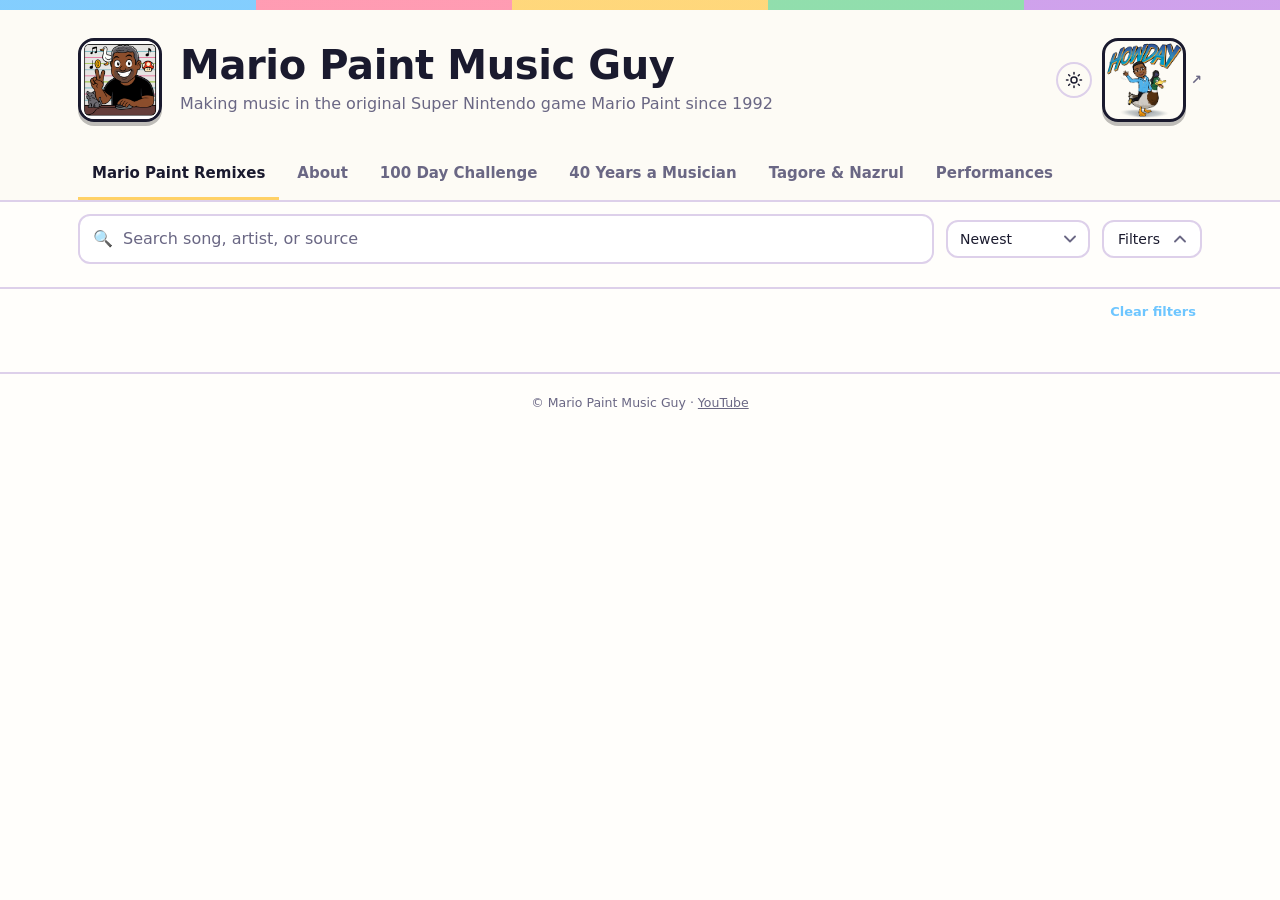
<file: catalog_template.html>
<!doctype html>
<html lang="en">
<head>
<meta charset="utf-8">
<meta name="viewport" content="width=device-width, initial-scale=1">
<title>Mario Paint Music Guy</title>
<link rel="stylesheet" href="style.css">
<script>
(function () {
  var saved = localStorage.getItem("theme");
  if (saved === "light" || saved === "dark") {
    document.documentElement.dataset.theme = saved;
  }
})();
</script>
</head>
<body>
<header>
  <div class="staffband"></div>
  <div class="wrap head-inner">
    <img class="avatar" src="./avatar.png" alt="Mario Paint Music Guy">
    <div class="brand">
      <h1>Mario Paint Music Guy</h1>
      <p class="tagline">Making music in the original Super Nintendo game Mario Paint since 1992</p>
    </div>
    <div class="controls-group">
      <button id="themeToggle" class="theme-toggle" aria-label="Toggle light and dark mode" type="button">
      <svg class="icon-sun" viewBox="0 0 24 24" width="18" height="18" fill="none" stroke="currentColor" stroke-width="2" stroke-linecap="round"><circle cx="12" cy="12" r="4"/><path d="M12 2v2M12 20v2M4.9 4.9l1.4 1.4M17.7 17.7l1.4 1.4M2 12h2M20 12h2M4.9 19.1l1.4-1.4M17.7 6.3l1.4-1.4"/></svg>
      <svg class="icon-moon" viewBox="0 0 24 24" width="18" height="18" fill="none" stroke="currentColor" stroke-width="2" stroke-linecap="round" stroke-linejoin="round"><path d="M21 12.8A9 9 0 1 1 11.2 3a7 7 0 0 0 9.8 9.8z"/></svg>
    </button>
      <a class="fakeronjan-link" href="https://fakeronjan.com/" title="fakeronjan.com" target="_blank" rel="noopener" aria-label="Visit fakeronjan.com">
      <img src="img/fakeronjan-avatar.webp" alt="">
      <span class="nav-arrow">&#8599;</span>
    </a>
    </div>
  </div>
  <div class="wrap"><nav class="tabs">
    <a class="tab" href="index.html" aria-current="page">Mario Paint Remixes</a>
    <a class="tab" href="about.html">About</a>
    <a class="tab" href="100-days.html">100 Day Challenge</a>
    <a class="tab" href="40-years-a-musician.html">40 Years a Musician</a>
    <a class="tab" href="tagore-nazrul.html">Tagore &amp; Nazrul</a>
    <a class="tab" href="performances.html">Performances</a>
  </nav></div>
</header>

<div class="controls">
  <div class="wrap">
    <div class="row1">
      <label class="search"><span>&#128269;</span><input id="q" type="search" placeholder="Search song, artist, or source" aria-label="Search"></label>
      <span class="selwrap"><select id="sort" aria-label="Sort">
        <option value="new" selected>Newest</option>
        <option value="old">Oldest</option>
        <option value="views">Most viewed</option>
        <option value="az">A to Z</option>
      </select><svg class="chev" viewBox="0 0 12 8" width="12" height="8" aria-hidden="true"><path d="M1 1.5l5 5 5-5" fill="none" stroke="currentColor" stroke-width="1.8" stroke-linecap="round" stroke-linejoin="round"/></svg></span>
      <button id="filtersToggle" class="ftoggle"><span>Filters</span><span id="fcount"></span><svg class="chev" viewBox="0 0 12 8" width="12" height="8" aria-hidden="true"><path d="M1 1.5l5 5 5-5" fill="none" stroke="currentColor" stroke-width="1.8" stroke-linecap="round" stroke-linejoin="round"/></svg></button>
    </div>
    <div class="facets" id="facets"></div>
  </div>
</div>
<main class="wrap">
  <div class="barline"><span class="count" id="count"></span><button class="clear" id="clear">Clear filters</button></div>
  <div class="grid" id="grid"></div>
</main>

<footer>&copy; Mario Paint Music Guy &middot; <a href="https://www.youtube.com/@MarioPaintMusicGuy" target="_blank" rel="noopener">YouTube</a></footer>

<script>
const CATALOG = __CATALOG__;
const DECS=["1930s","1950s","1970s","1980s","1990s","2000s","2010s","2020s"];
const nf=n=>n==null?"":n.toLocaleString();
const tv=c=>(c.regViews||0)+(c.shortViews||0);
const NAMECOLORS=["blue","pink","gold","mint","purple"];
// stable per-song color: rotate the 5 colors in chronological (recorded) order → uniform distribution
const SONGCOLOR={};
CATALOG.slice().sort((a,b)=>(a.recorded||"").localeCompare(b.recorded||"")||(a.published||"").localeCompare(b.published||"")||a.regId.localeCompare(b.regId))
  .forEach((c,i)=>{SONGCOLOR[c.regId]=NAMECOLORS[i%5];});
const fmtD=s=>{if(!s)return"";const[y,m,d]=s.split("-");return `${+m}/${+d}/${y}`;};

let q="", sort="new", fColl=new Set(), fFran=new Set(), fGenre=new Set(), fDec=new Set(), genreOpen=false, franOpen=false;
const GENRE_LIMIT=8, FRAN_LIMIT=6;

function counts(key){const m={};CATALOG.forEach(c=>(key(c)||[]).forEach(v=>m[v]=(m[v]||0)+1));return m;}
function facetRow(label,vals,active,cnt,opt){
  opt=opt||{};
  let shown=vals, tog="";
  if(opt.collapsible && vals.length>opt.limit){
    if(!opt.open){
      shown=vals.slice(0,opt.limit);
      vals.slice(opt.limit).forEach(v=>{ if(active.has(v)) shown.push(v); }); // keep active ones visible
      tog=`<button class="chip toggle" data-tog="${label}">+${vals.length-opt.limit} more</button>`;
    } else {
      tog=`<button class="chip toggle" data-tog="${label}">show less</button>`;
    }
  }
  return `<div class="facet"><span class="flabel">${opt.display||label}</span>`+
    shown.map(v=>`<button class="chip" data-facet="${label}" data-val="${v}" aria-pressed="${active.has(v)}">${v} <span class="n">${cnt[v]||0}</span></button>`).join("")+tog+`</div>`;
}
function renderFacets(){
  const cc=counts(c=>c.collections), fc=counts(c=>c.franchises), gc=counts(c=>c.genres), dc=counts(c=>[c.decade]);
  const colls=Object.keys(cc).sort((a,b)=>cc[b]-cc[a]);
  const frans=Object.keys(fc).sort((a,b)=>fc[b]-fc[a]);
  const genres=Object.keys(gc).sort((a,b)=>gc[b]-gc[a]);
  const decs=DECS.filter(d=>dc[d]);
  document.getElementById("facets").innerHTML =
    facetRow("Collection",colls,fColl,cc)+
    facetRow("Franchise",frans,fFran,fc,{collapsible:true,open:franOpen,limit:FRAN_LIMIT,display:"Franchise / Artist"})+
    facetRow("Genre",genres,fGenre,gc,{collapsible:true,open:genreOpen,limit:GENRE_LIMIT})+
    facetRow("Decade",decs,fDec,dc);
  document.querySelectorAll(".chip[data-facet]").forEach(b=>b.onclick=()=>{
    const set={"Collection":fColl,"Franchise":fFran,"Genre":fGenre,"Decade":fDec}[b.dataset.facet];
    set.has(b.dataset.val)?set.delete(b.dataset.val):set.add(b.dataset.val); render();
  });
  document.querySelectorAll(".chip.toggle").forEach(b=>b.onclick=()=>{
    if(b.dataset.tog==="Genre") genreOpen=!genreOpen;
    if(b.dataset.tog==="Franchise") franOpen=!franOpen;
    renderFacets();
  });
}
function match(c){
  if(fColl.size && !c.collections.some(x=>fColl.has(x))) return false;
  if(fFran.size && !c.franchises.some(x=>fFran.has(x))) return false;
  if(fDec.size && !fDec.has(c.decade)) return false;
  if(fGenre.size && !c.genres.some(g=>fGenre.has(g))) return false;
  if(q){const h=(c.song+" "+c.artist+" "+c.source+" "+c.type+" "+c.genres.join(" ")).toLowerCase(); if(!h.includes(q))return false;}
  return true;
}
function sortFn(a,b){
  if(sort==="views")return tv(b)-tv(a);
  if(sort==="new")return (b.published||"").localeCompare(a.published||"");
  if(sort==="old")return (a.published||"").localeCompare(b.published||"");
  return a.song.localeCompare(b.song);
}
function card(c){
  const by=c.artist?`by ${c.artist}`:(c.source?`from ${c.source}`:"");
  const genrePills=c.genres.slice(0,3).map(g=>`<span class="pill">${g}</span>`).join("");
  return `<article class="card">
    <div class="thumb" data-id="${c.regId}">
      <img loading="lazy" src="https://i.ytimg.com/vi/${c.regId}/maxresdefault.jpg" onerror="this.onerror=null;this.src='https://i.ytimg.com/vi/${c.regId}/hqdefault.jpg'" alt="">
      <span class="views">&#9654; ${nf(tv(c))}</span>
      <div class="play"><span>&#9654;</span></div>
    </div>
    <div class="cbody">
      <div class="ctitle nc-${SONGCOLOR[c.regId]}">${c.song}</div>
      <div class="cby"><span class="by">${by}${c.artist&&c.source&&c.source.toLowerCase()!==c.artist.toLowerCase()?` &middot; ${c.source}`:""}</span></div>
      <div class="cmeta">${c.decade?`<span class="pill">${c.decade}</span>`:""}${genrePills}</div>
      <div class="cdates">
        <div class="cdstack">${c.recorded?`<span>Recorded ${fmtD(c.recorded)}</span>`:""}${c.published?`<span>Published ${fmtD(c.published)}</span>`:""}</div>
        <a href="https://www.youtube.com/watch?v=${c.regId}" target="_blank" rel="noopener">Open on YouTube &#8599;</a>
      </div>
    </div>
  </article>`;
}
function render(){
  const list=CATALOG.filter(match).sort(sortFn);
  const grid=document.getElementById("grid");
  grid.innerHTML=list.length?list.map(card).join(""):`<div style="grid-column:1/-1;padding:50px;text-align:center;color:var(--sub)">No tracks match. Try clearing a filter.</div>`;
  grid.querySelectorAll(".thumb").forEach(t=>t.onclick=()=>{
    t.innerHTML=`<iframe src="https://www.youtube-nocookie.com/embed/${t.dataset.id}?autoplay=1&rel=0" allow="autoplay; encrypted-media; fullscreen" allowfullscreen></iframe>`;
  });
  const nf2=fColl.size+fFran.size+fGenre.size+fDec.size;
  document.getElementById("count").textContent=`Showing ${list.length} of ${CATALOG.length} tracks${nf2?` (${nf2} filter${nf2>1?"s":""})`:""}${q?` for “${q}”`:""}`;
  document.getElementById("fcount").textContent=nf2?` (${nf2})`:"";
  renderFacets();
}
document.getElementById("q").addEventListener("input",e=>{q=e.target.value.trim().toLowerCase();render();});
document.getElementById("sort").addEventListener("change",e=>{sort=e.target.value;render();});
document.getElementById("clear").onclick=()=>{q="";fColl.clear();fFran.clear();fGenre.clear();fDec.clear();document.getElementById("q").value="";render();};
let filtersOpen = false;   // closed on load so more videos show above the fold
function applyFilters(){ document.querySelector(".controls").classList.toggle("collapsed", !filtersOpen); }
document.getElementById("filtersToggle").onclick=()=>{ filtersOpen=!filtersOpen; applyFilters(); };
applyFilters();
render();
</script>
<script>
document.getElementById("themeToggle").addEventListener("click", function () {
  var current = document.documentElement.dataset.theme ||
    (window.matchMedia("(prefers-color-scheme: dark)").matches ? "dark" : "light");
  var next = current === "dark" ? "light" : "dark";
  document.documentElement.dataset.theme = next;
  localStorage.setItem("theme", next);
});
</script>
</body>
</html>
</file>
<file: style.css>
:root{
  --navy:#1a1a2e; --navy-2:#12121f; --panel:#25253a; --panel-2:#2f2f48;
  --cream:#fff8e7; --muted:#a9a6c4; --line:#3a3a56;
  --blue:#6ec6ff; --gold:#ffd166; --pink:#ff8ba7; --mint:#7ed9a0; --purple:#c792ea;
  --font:"Candara","Gill Sans","Gill Sans MT","Segoe UI",system-ui,sans-serif;
  --ground:var(--navy); --ground-2:var(--navy-2); --card:var(--panel); --card-2:var(--panel-2);
  --text:var(--cream); --sub:var(--muted); --border:var(--line);
}
@media (prefers-color-scheme:light){
  :root:not([data-theme="dark"]){ --ground:#fffefb; --ground-2:#fdfbf5; --card:#fff; --card-2:#fffef9;
    --text:#1a1a2e; --sub:#6a6784; --border:#ddd0ea; }
}
:root[data-theme="light"]{ --ground:#fffefb; --ground-2:#fdfbf5; --card:#fff; --card-2:#fffef9;
  --text:#1a1a2e; --sub:#6a6784; --border:#ddd0ea; }
*{box-sizing:border-box}
body{margin:0;background:var(--ground);color:var(--text);font-family:var(--font);line-height:1.5;-webkit-font-smoothing:antialiased}
a{color:inherit}
.wrap{max-width:1180px;margin:0 auto;padding:0 clamp(14px,3vw,28px)}

/* header: staff lines confined to a thin top band so text stays clean */
header{background:var(--ground-2);border-bottom:2px solid var(--border)}
.staffband{height:10px;background:repeating-linear-gradient(90deg,
  var(--blue) 0 20%,var(--pink) 20% 40%,var(--gold) 40% 60%,var(--mint) 60% 80%,var(--purple) 80% 100%);opacity:.85}
.head-inner{
  display:grid;
  grid-template-areas:"avatar brand controls";
  grid-template-columns:auto 1fr auto;
  align-items:center;
  column-gap:18px;
  padding-top:clamp(18px,3.5vw,28px);
  padding-bottom:clamp(18px,3.5vw,28px);
}
.avatar{grid-area:avatar;width:84px;height:84px;border-radius:16px;border:3px solid #1a1a2e;object-fit:cover;box-shadow:0 4px 0 rgba(0,0,0,.25)}
.head-inner .brand{grid-area:brand;min-width:0}
.controls-group{grid-area:controls;display:flex;gap:10px;align-items:center}
@media (max-width:600px){
  .head-inner{
    grid-template-areas:
      "avatar . controls"
      "brand brand brand";
    grid-template-columns:auto 1fr auto;
    row-gap:10px;
  }
}
.brand h1{margin:0;font-size:clamp(26px,4.4vw,40px);font-weight:700;letter-spacing:-.01em;line-height:1.05}
.brand .tagline{margin:6px 0 0;color:var(--sub);font-size:clamp(13px,1.6vw,16px);white-space:nowrap}
@media (max-width:640px){ .brand .tagline{white-space:normal;font-size:13px} }
.stats{display:flex;gap:22px;flex-wrap:wrap;margin-top:10px}
.stat b{font-size:20px;font-weight:700;font-variant-numeric:tabular-nums}
.stat span{display:block;font-size:11px;letter-spacing:.08em;text-transform:uppercase;color:var(--sub)}
nav.tabs{display:flex;gap:4px;padding:0;overflow-x:auto;-webkit-overflow-scrolling:touch;scrollbar-width:none}
nav.tabs::-webkit-scrollbar{display:none}
.tab{background:none;border:0;border-bottom:3px solid transparent;color:var(--sub);font-family:var(--font);
  font-size:15px;font-weight:700;padding:12px 14px;cursor:pointer;text-decoration:none;white-space:nowrap;flex:none}
.tab[aria-current="page"]{color:var(--text);border-color:var(--gold)}

.fakeronjan-link{flex:none;display:inline-flex;align-items:center;gap:5px;text-decoration:none;color:var(--sub);font-size:13px;font-weight:700}
.fakeronjan-link img{width:84px;height:84px;border-radius:16px;border:3px solid #1a1a2e;object-fit:cover;box-shadow:0 4px 0 rgba(0,0,0,.25);display:block}
.fakeronjan-link:hover{color:var(--text)}
.fakeronjan-link .nav-arrow{font-size:13px}

.theme-toggle{flex:none;display:inline-flex;align-items:center;justify-content:center;width:36px;height:36px;padding:0;border:2px solid var(--border);border-radius:50%;background:none;color:var(--text);cursor:pointer}
.theme-toggle:hover{border-color:var(--sub)}
.theme-toggle .icon-moon{display:block}
.theme-toggle .icon-sun{display:none}
@media (prefers-color-scheme:light){
  :root:not([data-theme="dark"]) .theme-toggle .icon-moon{display:none}
  :root:not([data-theme="dark"]) .theme-toggle .icon-sun{display:block}
}
:root[data-theme="light"] .theme-toggle .icon-moon{display:none}
:root[data-theme="light"] .theme-toggle .icon-sun{display:block}

/* controls */
.controls{position:sticky;top:0;z-index:5;background:var(--ground);border-bottom:2px solid var(--border);padding:12px 0}
.row1{display:flex;gap:12px;align-items:center;flex-wrap:wrap}
.search{flex:1;min-width:200px;display:flex;align-items:center;gap:8px;background:var(--card);border:2px solid var(--border);border-radius:12px;padding:10px 13px}
.search input{flex:1;min-width:0;border:0;background:transparent;color:var(--text);font-family:var(--font);font-size:16px;line-height:1.5;height:auto;outline:none}
.search input::placeholder{color:var(--sub)}
select{background:var(--card);color:var(--text);border:2px solid var(--border);border-radius:12px;padding:9px 12px;font-family:var(--font);font-size:14px;cursor:pointer}
.selwrap{position:relative;display:inline-flex}
.selwrap select{appearance:none;-webkit-appearance:none;-moz-appearance:none;padding-right:40px;width:100%}
.selwrap .chev{position:absolute;right:14px;top:50%;transform:translateY(-50%);pointer-events:none}
.chev{color:var(--sub);flex:none;display:block}
.facets{display:flex;flex-direction:column;gap:9px;margin-top:11px}
.facet{display:flex;gap:8px;align-items:center;flex-wrap:wrap}
.flabel{font-size:11px;letter-spacing:.09em;text-transform:uppercase;color:var(--sub);flex:none;white-space:nowrap;font-weight:700}
.ftoggle{background:var(--card);border:2px solid var(--border);border-radius:12px;color:var(--text);font-family:var(--font);font-weight:400;font-size:14px;padding:9px 14px;cursor:pointer;display:inline-flex;white-space:nowrap;align-items:center;gap:8px}
.ftoggle:hover{border-color:var(--sub)}
.ftoggle{gap:14px}
.ftoggle .chev{transform:rotate(-180deg);transition:transform .15s}
@media (prefers-reduced-motion:reduce){.ftoggle .chev{transition:none}}
#fcount{color:var(--blue);font-variant-numeric:tabular-nums}
.controls.collapsed .facets{display:none}
.controls.collapsed .ftoggle .chev{transform:none}
@media (max-width:600px){ .row1 .search{flex-basis:100%} .row1 .selwrap{flex:1} }
.chip{border:2px solid var(--border);background:var(--card);color:var(--text);border-radius:999px;padding:4px 11px;font-size:13px;font-family:var(--font);cursor:pointer;white-space:nowrap;display:inline-flex;gap:6px;align-items:center}
.chip:hover{border-color:var(--sub)}
.chip .n{color:var(--sub);font-variant-numeric:tabular-nums;font-size:12px}
.chip[aria-pressed="true"]{border-color:var(--text);box-shadow:inset 0 0 0 1px var(--text);font-weight:700}
.chip.toggle{border-style:dashed;color:var(--blue);font-weight:700}
.barline{display:flex;justify-content:space-between;align-items:center;gap:10px;padding:14px 0 6px;flex-wrap:wrap}
.count{color:var(--sub);font-size:13px}
.clear{background:none;border:0;color:var(--blue);cursor:pointer;font-family:var(--font);font-size:13px;font-weight:700}

/* grid + cards */
.grid{display:grid;grid-template-columns:repeat(auto-fill,minmax(280px,1fr));gap:18px;padding:6px 0 40px}
.card{background:var(--card);border:2px solid var(--border);border-radius:16px;overflow:hidden;display:flex;flex-direction:column}
.thumb{position:relative;aspect-ratio:16/9;background:#000;cursor:pointer;overflow:hidden}
.thumb img{width:100%;height:100%;object-fit:cover;display:block}
.thumb .play{position:absolute;inset:0;display:grid;place-items:end start;padding:10px;background:rgba(15,15,31,.15)}
.thumb .play span{width:42px;height:42px;border-radius:50%;background:rgba(255,0,0,.92);display:grid;place-items:center;color:#fff;font-size:18px;box-shadow:0 2px 10px rgba(0,0,0,.4)}
.thumb:hover .play span{transform:scale(1.08)}
.thumb .tstamp{position:absolute;top:8px;left:8px;font-size:20px;filter:drop-shadow(0 1px 2px rgba(0,0,0,.5))}
.thumb .views{position:absolute;bottom:8px;right:8px;background:rgba(15,15,31,.8);color:#fff;font-size:12px;font-weight:700;padding:3px 9px;border-radius:999px;font-variant-numeric:tabular-nums}
.thumb iframe{width:100%;height:100%;border:0;display:block}
.cbody{padding:12px 13px 14px;flex:1}
.ctitle{font-weight:700;font-size:15.5px;line-height:1.25}
/* each song title gets one of the 5 staff-band colors, stable per song */
.nc-blue{color:var(--blue)} .nc-pink{color:var(--pink)} .nc-gold{color:var(--gold)} .nc-mint{color:var(--mint)} .nc-purple{color:var(--purple)}
@media (prefers-color-scheme:light){
  :root:not([data-theme="dark"]) .nc-blue{color:#2079a8} :root:not([data-theme="dark"]) .nc-pink{color:#cf5175}
  :root:not([data-theme="dark"]) .nc-gold{color:#9c6f12} :root:not([data-theme="dark"]) .nc-mint{color:#2e8b5c}
  :root:not([data-theme="dark"]) .nc-purple{color:#8a4bc2}
}
:root[data-theme="light"] .nc-blue{color:#2079a8} :root[data-theme="light"] .nc-pink{color:#cf5175}
:root[data-theme="light"] .nc-gold{color:#9c6f12} :root[data-theme="light"] .nc-mint{color:#2e8b5c}
:root[data-theme="light"] .nc-purple{color:#8a4bc2}
.cby{display:flex;justify-content:space-between;align-items:center;gap:8px;color:var(--sub);font-size:13px;margin-top:2px}
.cby a{flex:none;font-size:12.5px;font-weight:700;text-decoration:none;color:var(--sub);border:2px solid var(--border);border-radius:9px;padding:5px 10px}
.cby a:hover{border-color:var(--sub)}
.cmeta{display:flex;gap:6px;flex-wrap:wrap;margin-top:9px}
.cdates{display:flex;justify-content:space-between;align-items:center;gap:8px;margin-top:8px;font-size:11px;color:var(--sub);font-variant-numeric:tabular-nums}
.cdstack{display:flex;flex-direction:column;gap:2px;min-width:0}
.cdates a{flex:none;font-size:12.5px;font-weight:700;text-decoration:none;color:var(--sub);border:2px solid var(--border);border-radius:9px;padding:5px 10px}
.cdates a:hover{border-color:var(--sub)}
.pill{font-size:11px;padding:2px 9px;border-radius:999px;border:1.5px solid var(--border);color:var(--sub)}
.pill.type{color:#1a1a2e;font-weight:700;border:0}

/* long-form pages: about / story / essays */
.about{max-width:680px;margin:0 auto;padding-top:44px;padding-bottom:64px}
.alead{font-size:clamp(21px,2.9vw,26px);line-height:1.4;text-align:center;color:var(--text);margin:0 auto 18px;max-width:600px;font-weight:700;letter-spacing:-.01em}
.aintro{text-align:center;color:var(--sub);font-size:16.5px;line-height:1.65;max-width:590px;margin:0 auto 34px}
.chapter{padding:34px 0;border-top:2px solid var(--border)}
.chapter h3{font-size:clamp(22px,3.5vw,29px);margin:0 0 16px;line-height:1.15}
/* rotate the 5 staff-band colors across chapter titles (blue,pink,gold,mint,purple), repeating for essays with more than 5 sections */
.about section:nth-of-type(5n+1) h3{color:var(--blue)}
.about section:nth-of-type(5n+2) h3{color:var(--pink)}
.about section:nth-of-type(5n+3) h3{color:var(--gold)}
.about section:nth-of-type(5n+4) h3{color:var(--mint)}
.about section:nth-of-type(5n+5) h3{color:var(--purple)}
@media (prefers-color-scheme:light){
  :root:not([data-theme="dark"]) .about section:nth-of-type(5n+1) h3{color:#2079a8}
  :root:not([data-theme="dark"]) .about section:nth-of-type(5n+2) h3{color:#cf5175}
  :root:not([data-theme="dark"]) .about section:nth-of-type(5n+3) h3{color:#9c6f12}
  :root:not([data-theme="dark"]) .about section:nth-of-type(5n+4) h3{color:#2e8b5c}
  :root:not([data-theme="dark"]) .about section:nth-of-type(5n+5) h3{color:#8a4bc2}
}
:root[data-theme="light"] .about section:nth-of-type(5n+1) h3{color:#2079a8}
:root[data-theme="light"] .about section:nth-of-type(5n+2) h3{color:#cf5175}
:root[data-theme="light"] .about section:nth-of-type(5n+3) h3{color:#9c6f12}
:root[data-theme="light"] .about section:nth-of-type(5n+4) h3{color:#2e8b5c}
:root[data-theme="light"] .about section:nth-of-type(5n+5) h3{color:#8a4bc2}
.chapter p{font-size:17px;line-height:1.68;margin:0 0 15px}
.chapter p:last-child{margin-bottom:0}
.chapter a{color:var(--blue);text-decoration:none;border-bottom:1.5px solid currentColor;font-weight:600}
.chapter a:hover{opacity:.72}
.chapter ul{list-style:none;padding:0;margin:16px 0 0;display:flex;flex-direction:column;gap:12px}
.chapter li{position:relative;padding-left:26px;font-size:16.5px;line-height:1.55}
.chapter li::before{content:"\266A";position:absolute;left:2px;top:0;color:var(--blue);font-size:15px}
.chapter figure{margin:24px 0;text-align:center}
.chapter figure img{max-width:100%;max-height:440px;width:auto;height:auto;margin:0 auto;border-radius:12px;border:2px solid var(--border);display:block}
.chapter figcaption{margin-top:8px;font-size:13px;color:var(--sub);text-align:center}
.video-embed{position:relative;aspect-ratio:16/9;margin:24px 0;border-radius:12px;overflow:hidden;border:2px solid var(--border);background:#000}
.video-embed iframe{position:absolute;inset:0;width:100%;height:100%;border:0}
.about blockquote.big{font-size:clamp(21px,3.3vw,28px);font-weight:700;color:var(--purple);border-top:2px solid var(--border);border-bottom:2px solid var(--border);padding:26px 10px;margin:26px 0;text-align:center;line-height:1.38}
@media (prefers-color-scheme:light){
  :root:not([data-theme="dark"]) .about blockquote.big{color:#8a4bc2}
}
:root[data-theme="light"] .about blockquote.big{color:#8a4bc2}
blockquote.big cite{display:block;font-style:normal;font-weight:700;font-size:14px;color:var(--sub);margin-top:14px;letter-spacing:.02em}
.aout{margin-top:38px;padding-top:28px;border-top:2px solid var(--border);text-align:center}
.aout .l{font-size:12px;letter-spacing:.1em;text-transform:uppercase;color:var(--sub);font-weight:700;margin-bottom:14px}
.aout a.blog{color:var(--blue);text-decoration:none;border-bottom:2px solid var(--blue);font-weight:700;margin:0 10px;line-height:2.4;white-space:nowrap}
.aout .yt{display:inline-block;margin-top:20px;background:#ff0000;color:#fff;border-radius:12px;padding:12px 22px;text-decoration:none;font-weight:700;font-size:15px}
.placeholder{color:var(--sub);font-size:16.5px;line-height:1.65;text-align:center;padding:20px 0}
.hide{display:none}
footer{border-top:2px solid var(--border);padding:20px 0 34px;color:var(--sub);font-size:12.5px;text-align:center}

@media (max-width:480px){
  .avatar, .fakeronjan-link img{width:56px;height:56px;border-radius:12px}
  .theme-toggle{width:32px;height:32px}
}
#fcount:empty{display:none}
</file>
